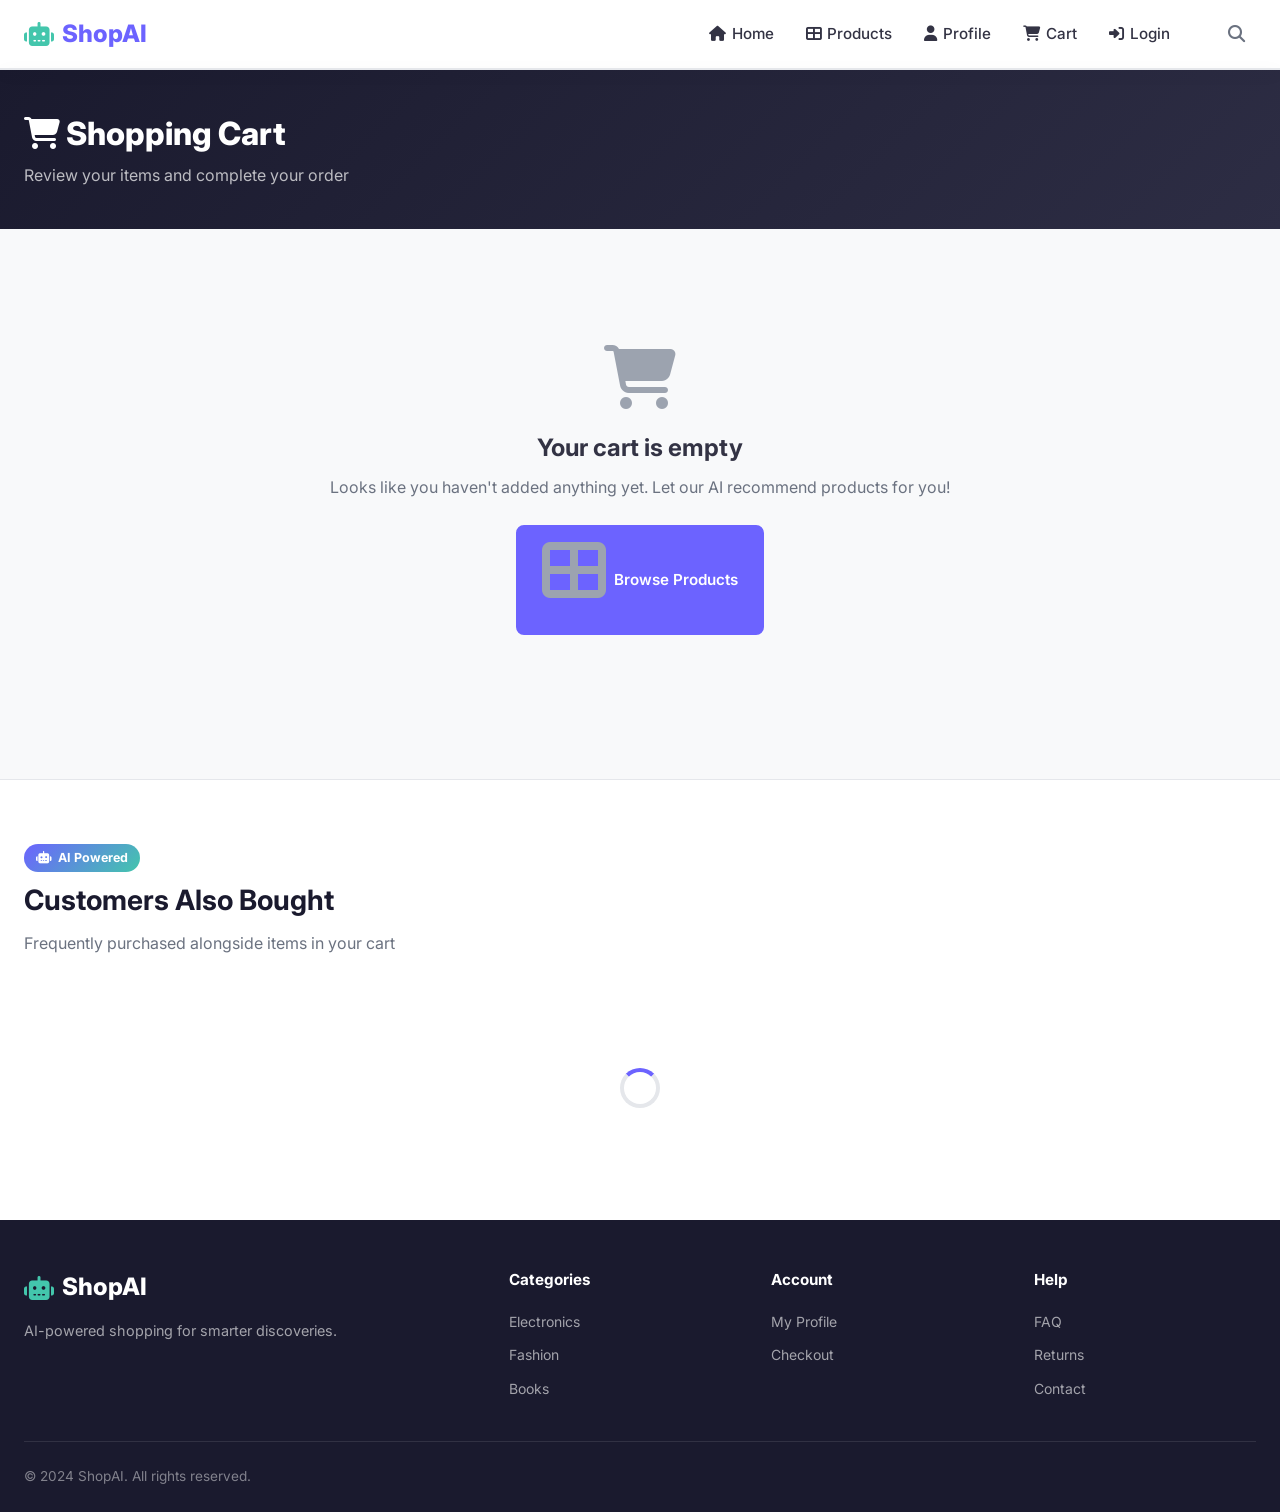
<file: cart.html>
<!DOCTYPE html>
<html lang="en">
<head>
  <meta charset="UTF-8">
  <meta name="viewport" content="width=device-width, initial-scale=1.0">
  <title>Shopping Cart – ShopAI</title>
  <meta name="description" content="Review your cart and proceed to checkout.">
  <link rel="stylesheet" href="https://cdnjs.cloudflare.com/ajax/libs/font-awesome/6.4.0/css/all.min.css">
  <link rel="preconnect" href="https://fonts.googleapis.com">
  <link href="https://fonts.googleapis.com/css2?family=Inter:wght@300;400;500;600;700;800&display=swap" rel="stylesheet">
  <link rel="stylesheet" href="css/style.css">
  <link rel="stylesheet" href="css/components.css">
  <link rel="stylesheet" href="css/responsive.css">
</head>
<body>

  <header id="main-header"></header>

  <div class="page-header">
    <div class="container">
      <h1><i class="fas fa-shopping-cart"></i> Shopping Cart</h1>
      <p>Review your items and complete your order</p>
    </div>
  </div>

  <div class="container" style="padding-top:36px; padding-bottom:64px;">

    <!-- Empty Cart State -->
    <div class="empty-cart-state" id="empty-cart" style="display:none; flex-direction:column; align-items:center; justify-content:center; padding:80px 24px; text-align:center;">
      <i class="fas fa-shopping-cart" style="font-size:4rem; color:var(--text-light); margin-bottom:20px; display:block;"></i>
      <h2 style="font-size:1.5rem; color:var(--text); margin-bottom:8px;">Your cart is empty</h2>
      <p style="color:var(--text-muted); margin-bottom:24px;">Looks like you haven't added anything yet. Let our AI recommend products for you!</p>
      <a href="products.html" class="btn btn-primary"><i class="fas fa-th-large"></i> Browse Products</a>
    </div>

    <!-- Cart with Items -->
    <div class="cart-layout" id="cart-with-items" style="display:none;">

      <!-- Cart Items -->
      <div>
        <div id="cart-items-container"></div>
        <div style="margin-top:20px;">
          <a href="products.html" style="color:var(--primary); font-size:0.9rem; font-weight:600;">
            <i class="fas fa-arrow-left"></i> Continue Shopping
          </a>
        </div>
      </div>

      <!-- Order Summary Sidebar -->
      <div class="cart-sidebar">
        <div class="order-summary">
          <h3>Order Summary</h3>
          <div class="summary-row">
            <span class="summary-label">Subtotal</span>
            <span id="summary-subtotal">$0.00</span>
          </div>
          <div class="summary-row" id="discount-row" style="display:none; color:var(--success);">
            <span class="summary-label">Discount <span id="discount-label" class="summary-discount-label"></span></span>
            <span id="summary-discount">-$0.00</span>
          </div>
          <div class="summary-row">
            <span class="summary-label">Tax (10%)</span>
            <span id="summary-tax">$0.00</span>
          </div>
          <div class="summary-row">
            <span class="summary-label">Shipping</span>
            <span id="summary-shipping">$0.00</span>
          </div>
          <div class="summary-row summary-total">
            <span>Total</span>
            <span id="summary-total">$0.00</span>
          </div>

          <div class="discount-input-row">
            <input type="text" id="discount-input" placeholder="DISCOUNT CODE">
            <button class="btn btn-secondary btn-sm" id="apply-discount-btn">Apply</button>
          </div>

          <div class="checkout-btn-wrapper">
            <a href="checkout.html" class="btn btn-primary btn-block btn-lg">
              <i class="fas fa-lock"></i> Proceed to Checkout
            </a>
          </div>

          <p class="shipping-note"><i class="fas fa-truck"></i> Free shipping on orders over $100!</p>

          <div style="margin-top:16px; display:flex; justify-content:center; gap:16px; opacity:0.5;">
            <i class="fab fa-cc-visa fa-2x"></i>
            <i class="fab fa-cc-mastercard fa-2x"></i>
            <i class="fab fa-cc-paypal fa-2x"></i>
            <i class="fab fa-cc-amex fa-2x"></i>
          </div>
        </div>
      </div>
    </div>
  </div>

  <!-- Customers Also Bought (AI) -->
  <section class="section" style="background:#fff; border-top:1px solid var(--border);">
    <div class="container">
      <div class="section-header">
        <div>
          <div class="ai-section-tag"><i class="fas fa-robot"></i> AI Powered</div>
          <h2 class="section-title">Customers Also Bought</h2>
          <p class="section-subtitle">Frequently purchased alongside items in your cart</p>
        </div>
      </div>
      <div class="products-grid" id="also-bought-grid">
        <div class="spinner-overlay" style="grid-column:1/-1"><div class="spinner"></div></div>
      </div>
    </div>
  </section>

  <!-- Footer -->
  <footer>
    <div class="container">
      <div class="footer-grid">
        <div class="footer-brand">
          <a href="index.html" class="logo"><i class="fas fa-robot"></i> ShopAI</a>
          <p>AI-powered shopping for smarter discoveries.</p>
        </div>
        <div class="footer-col">
          <h4>Categories</h4>
          <ul>
            <li><a href="products.html?category=Electronics">Electronics</a></li>
            <li><a href="products.html?category=Fashion">Fashion</a></li>
            <li><a href="products.html?category=Books">Books</a></li>
          </ul>
        </div>
        <div class="footer-col">
          <h4>Account</h4>
          <ul>
            <li><a href="profile.html">My Profile</a></li>
            <li><a href="checkout.html">Checkout</a></li>
          </ul>
        </div>
        <div class="footer-col">
          <h4>Help</h4>
          <ul>
            <li><a href="#">FAQ</a></li>
            <li><a href="#">Returns</a></li>
            <li><a href="#">Contact</a></li>
          </ul>
        </div>
      </div>
      <div class="footer-bottom">
        <span>&copy; 2024 ShopAI. All rights reserved.</span>
      </div>
    </div>
  </footer>

  <script src="js/products-data.js"></script>
  <script src="js/utils.js"></script>
  <script src="js/user-tracking.js"></script>
  <script src="js/recommendation-engine.js"></script>
  <script src="js/cart-manager.js"></script>
  <script src="js/main.js"></script>
</body>
</html>
</file>
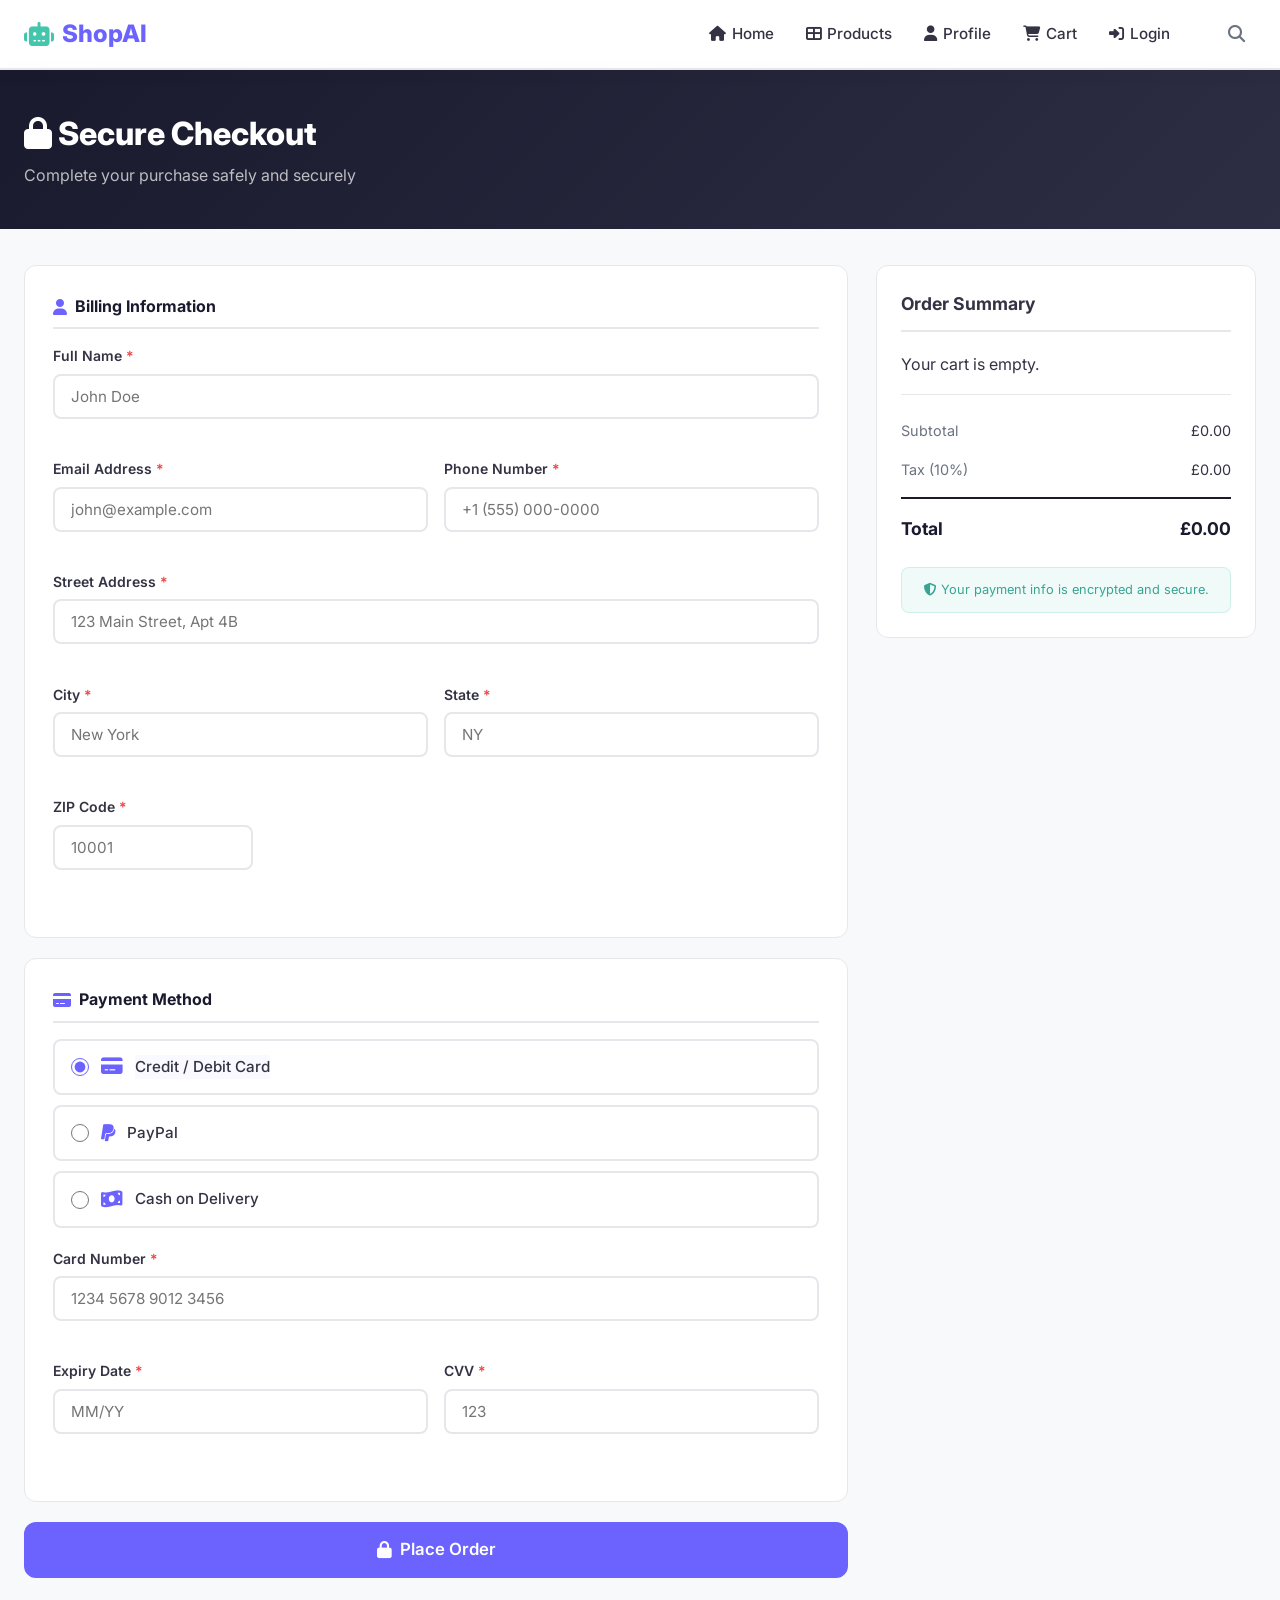
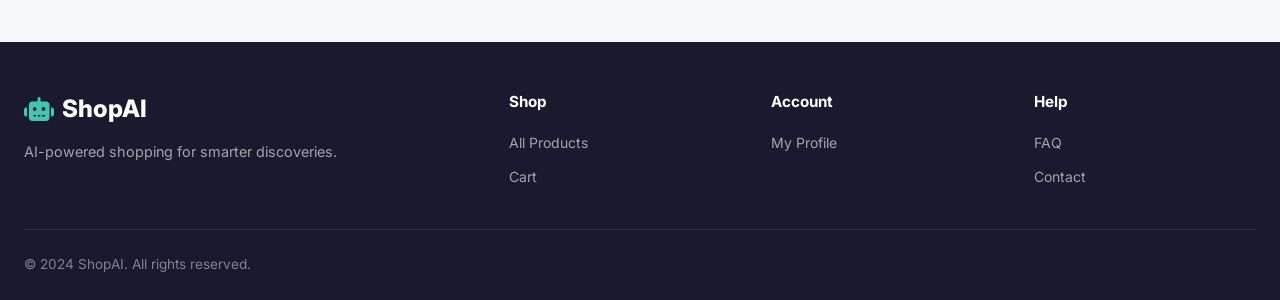
<file: checkout.html>
<!DOCTYPE html>
<html lang="en">
<head>
  <meta charset="UTF-8">
  <meta name="viewport" content="width=device-width, initial-scale=1.0">
  <title>Checkout – ShopAI</title>
  <meta name="description" content="Securely complete your purchase.">
  <link rel="stylesheet" href="https://cdnjs.cloudflare.com/ajax/libs/font-awesome/6.4.0/css/all.min.css">
  <link rel="preconnect" href="https://fonts.googleapis.com">
  <link href="https://fonts.googleapis.com/css2?family=Inter:wght@300;400;500;600;700;800&display=swap" rel="stylesheet">
  <link rel="stylesheet" href="css/style.css">
  <link rel="stylesheet" href="css/components.css">
  <link rel="stylesheet" href="css/responsive.css">
</head>
<body>

  <header id="main-header"></header>

  <div class="page-header">
    <div class="container">
      <h1><i class="fas fa-lock"></i> Secure Checkout</h1>
      <p>Complete your purchase safely and securely</p>
    </div>
  </div>

  <div class="container" style="padding-top:36px; padding-bottom:64px;">
    <div class="checkout-layout" style="display:grid; grid-template-columns:1fr 380px; gap:28px; align-items:start;">

      <!-- Checkout Form -->
      <div>
        <form id="checkout-form" novalidate>

          <!-- Billing Info -->
          <div style="background:#fff; border:1px solid var(--border); border-radius:var(--radius); padding:28px; margin-bottom:20px;">
            <div class="form-section-title"><i class="fas fa-user"></i> Billing Information</div>

            <div class="form-group">
              <label class="form-label" for="co-name">Full Name <span class="required">*</span></label>
              <input type="text" id="co-name" class="form-input" placeholder="John Doe" autocomplete="name">
              <span class="form-error" id="co-name-error"></span>
            </div>

            <div class="form-row">
              <div class="form-group">
                <label class="form-label" for="co-email">Email Address <span class="required">*</span></label>
                <input type="email" id="co-email" class="form-input" placeholder="john@example.com" autocomplete="email">
                <span class="form-error" id="co-email-error"></span>
              </div>
              <div class="form-group">
                <label class="form-label" for="co-phone">Phone Number <span class="required">*</span></label>
                <input type="tel" id="co-phone" class="form-input" placeholder="+1 (555) 000-0000" autocomplete="tel">
                <span class="form-error" id="co-phone-error"></span>
              </div>
            </div>

            <div class="form-group">
              <label class="form-label" for="co-address">Street Address <span class="required">*</span></label>
              <input type="text" id="co-address" class="form-input" placeholder="123 Main Street, Apt 4B" autocomplete="street-address">
              <span class="form-error" id="co-address-error"></span>
            </div>

            <div class="form-row">
              <div class="form-group">
                <label class="form-label" for="co-city">City <span class="required">*</span></label>
                <input type="text" id="co-city" class="form-input" placeholder="New York" autocomplete="address-level2">
                <span class="form-error" id="co-city-error"></span>
              </div>
              <div class="form-group">
                <label class="form-label" for="co-state">State <span class="required">*</span></label>
                <input type="text" id="co-state" class="form-input" placeholder="NY" autocomplete="address-level1">
                <span class="form-error" id="co-state-error"></span>
              </div>
            </div>

            <div class="form-group" style="max-width:200px;">
              <label class="form-label" for="co-zip">ZIP Code <span class="required">*</span></label>
              <input type="text" id="co-zip" class="form-input" placeholder="10001" autocomplete="postal-code">
              <span class="form-error" id="co-zip-error"></span>
            </div>
          </div>

          <!-- Payment Method -->
          <div style="background:#fff; border:1px solid var(--border); border-radius:var(--radius); padding:28px; margin-bottom:20px;">
            <div class="form-section-title"><i class="fas fa-credit-card"></i> Payment Method</div>

            <label class="payment-option">
              <input type="radio" name="payment" value="card" checked aria-label="Pay with Credit or Debit Card">
              <i class="fas fa-credit-card"></i>
              <span class="payment-label">Credit / Debit Card</span>
            </label>
            <label class="payment-option">
              <input type="radio" name="payment" value="paypal" aria-label="Pay with PayPal">
              <i class="fab fa-paypal"></i>
              <span class="payment-label">PayPal</span>
            </label>
            <label class="payment-option">
              <input type="radio" name="payment" value="cod" aria-label="Pay with Cash on Delivery">
              <i class="fas fa-money-bill-wave"></i>
              <span class="payment-label">Cash on Delivery</span>
            </label>

            <!-- Card Fields -->
            <div id="card-fields" style="margin-top:20px;">
              <div class="form-group">
                <label class="form-label" for="co-card-number">Card Number <span class="required">*</span></label>
                <input type="text" id="co-card-number" class="form-input" placeholder="1234 5678 9012 3456" maxlength="19" autocomplete="cc-number">
                <span class="form-error" id="co-card-number-error"></span>
              </div>
              <div class="form-row">
                <div class="form-group">
                  <label class="form-label" for="co-card-expiry">Expiry Date <span class="required">*</span></label>
                  <input type="text" id="co-card-expiry" class="form-input" placeholder="MM/YY" maxlength="5" autocomplete="cc-exp">
                  <span class="form-error" id="co-card-expiry-error"></span>
                </div>
                <div class="form-group">
                  <label class="form-label" for="co-card-cvv">CVV <span class="required">*</span></label>
                  <input type="text" id="co-card-cvv" class="form-input" placeholder="123" maxlength="4" autocomplete="cc-csc">
                  <span class="form-error" id="co-card-cvv-error"></span>
                </div>
              </div>
            </div>
          </div>

          <button type="submit" class="btn btn-primary btn-block btn-lg">
            <i class="fas fa-lock"></i> Place Order
          </button>
        </form>
      </div>

      <!-- Order Summary -->
      <div>
        <div class="order-summary">
          <h3>Order Summary</h3>
          <div id="checkout-items-list"></div>
          <div style="margin-top:16px; border-top:1px solid var(--border); padding-top:16px;">
            <div class="summary-row">
              <span class="summary-label">Subtotal</span>
              <span id="co-subtotal">$0.00</span>
            </div>
            <div class="summary-row">
              <span class="summary-label">Tax (10%)</span>
              <span id="co-tax">$0.00</span>
            </div>
            <div class="summary-row summary-total">
              <span>Total</span>
              <span id="co-total">$0.00</span>
            </div>
          </div>
          <div style="margin-top:16px; padding:12px; background:rgba(67,198,172,0.08); border-radius:var(--radius-sm); border:1px solid rgba(67,198,172,0.2);">
            <p style="font-size:0.8rem; color:var(--accent-dark); text-align:center;"><i class="fas fa-shield-alt"></i> Your payment info is encrypted and secure.</p>
          </div>
        </div>
      </div>
    </div>
  </div>

  <!-- Order Success Modal -->
  <div class="modal-backdrop" id="order-success-modal">
    <div class="modal">
      <div class="modal-icon"><i class="fas fa-check"></i></div>
      <h2>Order Placed!</h2>
      <p>Thank you for your purchase. Your order has been confirmed and will be shipped soon.</p>
      <p>Your order number:</p>
      <div class="order-number-display" id="order-number">ORD-000000</div>
      <div style="display:flex; gap:12px; justify-content:center; margin-top:20px; flex-wrap:wrap;">
        <a href="profile.html" class="btn btn-secondary"><i class="fas fa-list"></i> View Orders</a>
        <a href="index.html" class="btn btn-primary"><i class="fas fa-home"></i> Continue Shopping</a>
      </div>
    </div>
  </div>

  <!-- Footer -->
  <footer>
    <div class="container">
      <div class="footer-grid">
        <div class="footer-brand">
          <a href="index.html" class="logo"><i class="fas fa-robot"></i> ShopAI</a>
          <p>AI-powered shopping for smarter discoveries.</p>
        </div>
        <div class="footer-col">
          <h4>Shop</h4>
          <ul>
            <li><a href="products.html">All Products</a></li>
            <li><a href="cart.html">Cart</a></li>
          </ul>
        </div>
        <div class="footer-col">
          <h4>Account</h4>
          <ul>
            <li><a href="profile.html">My Profile</a></li>
          </ul>
        </div>
        <div class="footer-col">
          <h4>Help</h4>
          <ul>
            <li><a href="#">FAQ</a></li>
            <li><a href="#">Contact</a></li>
          </ul>
        </div>
      </div>
      <div class="footer-bottom">
        <span>&copy; 2024 ShopAI. All rights reserved.</span>
      </div>
    </div>
  </footer>

  <script src="js/products-data.js"></script>
  <script src="js/utils.js"></script>
  <script src="js/user-tracking.js"></script>
  <script src="js/recommendation-engine.js"></script>
  <script src="js/cart-manager.js"></script>
  <script src="js/main.js"></script>
  <script>
    // Card number formatting
    document.addEventListener('DOMContentLoaded', function() {
      var cardInput = document.getElementById('co-card-number');
      if (cardInput) {
        cardInput.addEventListener('input', function() {
          var v = this.value.replace(/\D/g, '').substring(0, 16);
          this.value = v.replace(/(.{4})/g, '$1 ').trim();
        });
      }
      var expiryInput = document.getElementById('co-card-expiry');
      if (expiryInput) {
        expiryInput.addEventListener('input', function() {
          var v = this.value.replace(/\D/g, '').substring(0, 4);
          if (v.length >= 2) v = v.substring(0, 2) + '/' + v.substring(2);
          this.value = v;
        });
      }
      // Payment method toggle for card fields
      document.querySelectorAll('input[name="payment"]').forEach(function(radio) {
        radio.addEventListener('change', function() {
          var cardFields = document.getElementById('card-fields');
          if (cardFields) cardFields.style.display = radio.value === 'card' ? 'block' : 'none';
        });
      });
      // Modal close on backdrop click
      var modal = document.getElementById('order-success-modal');
      if (modal) {
        modal.addEventListener('click', function(e) {
          if (e.target === modal) {

          }
        });
      }
    });
  </script>
</body>
</html>
</file>
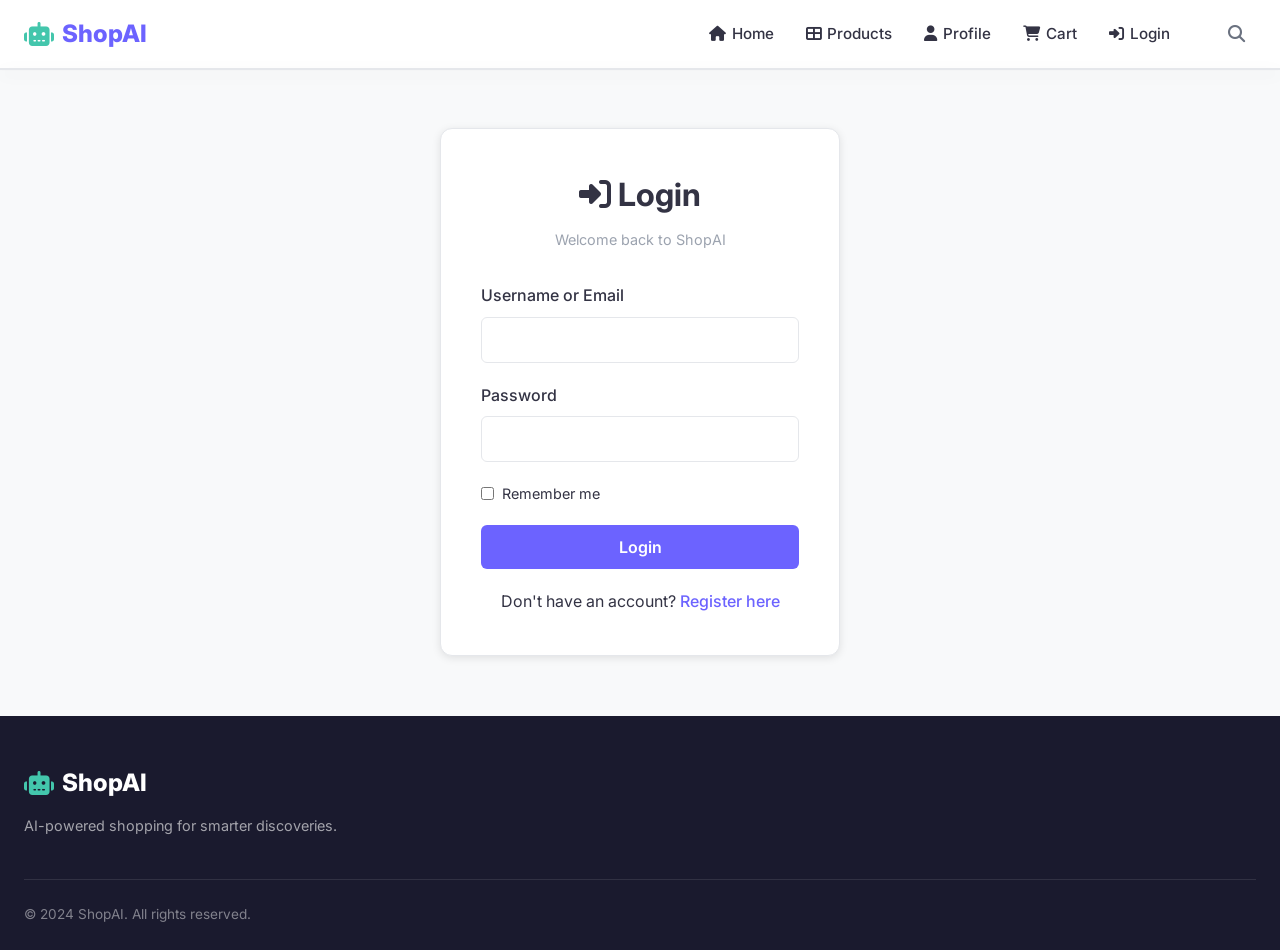
<file: login.html>
<!DOCTYPE html>
<html lang="en">
<head>
  <meta charset="UTF-8">
  <meta name="viewport" content="width=device-width, initial-scale=1.0">
  <title>Login – ShopAI</title>
  <link rel="stylesheet" href="https://cdnjs.cloudflare.com/ajax/libs/font-awesome/6.4.0/css/all.min.css">
  <link rel="preconnect" href="https://fonts.googleapis.com">
  <link href="https://fonts.googleapis.com/css2?family=Inter:wght@300;400;500;600;700;800&display=swap" rel="stylesheet">
  <link rel="stylesheet" href="css/style.css">
  <link rel="stylesheet" href="css/components.css">
  <link rel="stylesheet" href="css/responsive.css">
  <style>
    .auth-container {
      max-width: 400px;
      margin: 60px auto;
      padding: 40px;
      background: #fff;
      border: 1px solid var(--border);
      border-radius: var(--radius);
      box-shadow: 0 2px 8px rgba(0, 0, 0, 0.1);
    }

    .auth-container h1 {
      margin-bottom: 8px;
      text-align: center;
      color: var(--text-dark);
    }

    .auth-container p {
      text-align: center;
      color: var(--text-light);
      margin-bottom: 32px;
      font-size: 0.9rem;
    }

    .form-group {
      margin-bottom: 20px;
    }

    .form-group label {
      display: block;
      margin-bottom: 8px;
      font-weight: 500;
      color: var(--text-dark);
    }

    .form-group input {
      width: 100%;
      padding: 12px 16px;
      border: 1px solid var(--border);
      border-radius: 6px;
      font-size: 1rem;
      font-family: inherit;
      transition: border-color 0.3s;
      box-sizing: border-box;
    }

    .form-group input:focus {
      outline: none;
      border-color: var(--primary);
      box-shadow: 0 0 0 3px rgba(59, 130, 246, 0.1);
    }

    .error-message {
      color: #e74c3c;
      font-size: 0.85rem;
      margin-top: 4px;
      display: none;
    }

    .error-message.show {
      display: block;
    }

    .auth-button {
      width: 100%;
      padding: 12px;
      background: var(--primary);
      color: white;
      border: none;
      border-radius: 6px;
      font-size: 1rem;
      font-weight: 600;
      cursor: pointer;
      transition: background 0.3s;
    }

    .auth-button:hover {
      background: #2563eb;
    }

    .auth-button:disabled {
      background: var(--text-light);
      cursor: not-allowed;
    }

    .auth-link {
      text-align: center;
      margin-top: 20px;
    }

    .auth-link a {
      color: var(--primary);
      text-decoration: none;
      font-weight: 500;
    }

    .auth-link a:hover {
      text-decoration: underline;
    }

    /* Success & Error Messages */
    .message-box {
      padding: 14px 16px;
      border-radius: 6px;
      margin-bottom: 20px;
      display: none;
      font-weight: 500;
      animation: slideDown 0.3s ease;
    }

    .message-box.show {
      display: block;
    }

    .message-box.success {
      background: #d4edda;
      color: #155724;
      border: 1px solid #c3e6cb;
    }

    .message-box.error {
      background: #f8d7da;
      color: #721c24;
      border: 1px solid #f5c6cb;
    }

    @keyframes slideDown {
      from {
        opacity: 0;
        transform: translateY(-10px);
      }
      to {
        opacity: 1;
        transform: translateY(0);
      }
    }

    .remember-me {
      display: flex;
      align-items: center;
      margin-bottom: 20px;
    }

    .remember-me input {
      margin-right: 8px;
      cursor: pointer;
    }

    .remember-me label {
      margin: 0;
      cursor: pointer;
      font-size: 0.9rem;
    }
  </style>
</head>
<body>
  <header id="main-header"></header>

  <div class="auth-container">
    <h1><i class="fas fa-sign-in-alt"></i> Login</h1>
    <p>Welcome back to ShopAI</p>

    <div class="message-box" id="message-box"></div>

    <form id="loginForm">
      <div class="form-group">
        <label for="loginUser">Username or Email</label>
        <input type="text" id="loginUser" name="loginUser" required>
        <div class="error-message" id="user-error"></div>
      </div>

      <div class="form-group">
        <label for="loginPass">Password</label>
        <input type="password" id="loginPass" name="loginPass" required>
        <div class="error-message" id="pass-error"></div>
      </div>

      <div class="remember-me">
        <input type="checkbox" id="rememberMe" name="rememberMe">
        <label for="rememberMe">Remember me</label>
      </div>

      <button type="submit" class="auth-button" id="login-btn">Login</button>
    </form>

    <div class="auth-link">
      Don't have an account? <a href="register.html">Register here</a>
    </div>
  </div>

  <footer>
    <div class="container">
      <div class="footer-grid">
        <div class="footer-brand">
          <a href="index.html" class="logo"><i class="fas fa-robot"></i> ShopAI</a>
          <p>AI-powered shopping for smarter discoveries.</p>
        </div>
      </div>
      <div class="footer-bottom">
        <span>&copy; 2024 ShopAI. All rights reserved.</span>
      </div>
    </div>
  </footer>

  <script src="js/auth.js"></script>
  <script src="js/main.js"></script>
  <script>
    // This code runs the login form logic
    // The actual login logic is in auth.js, we just show messages here
  </script>
</body>
</html>
</file>
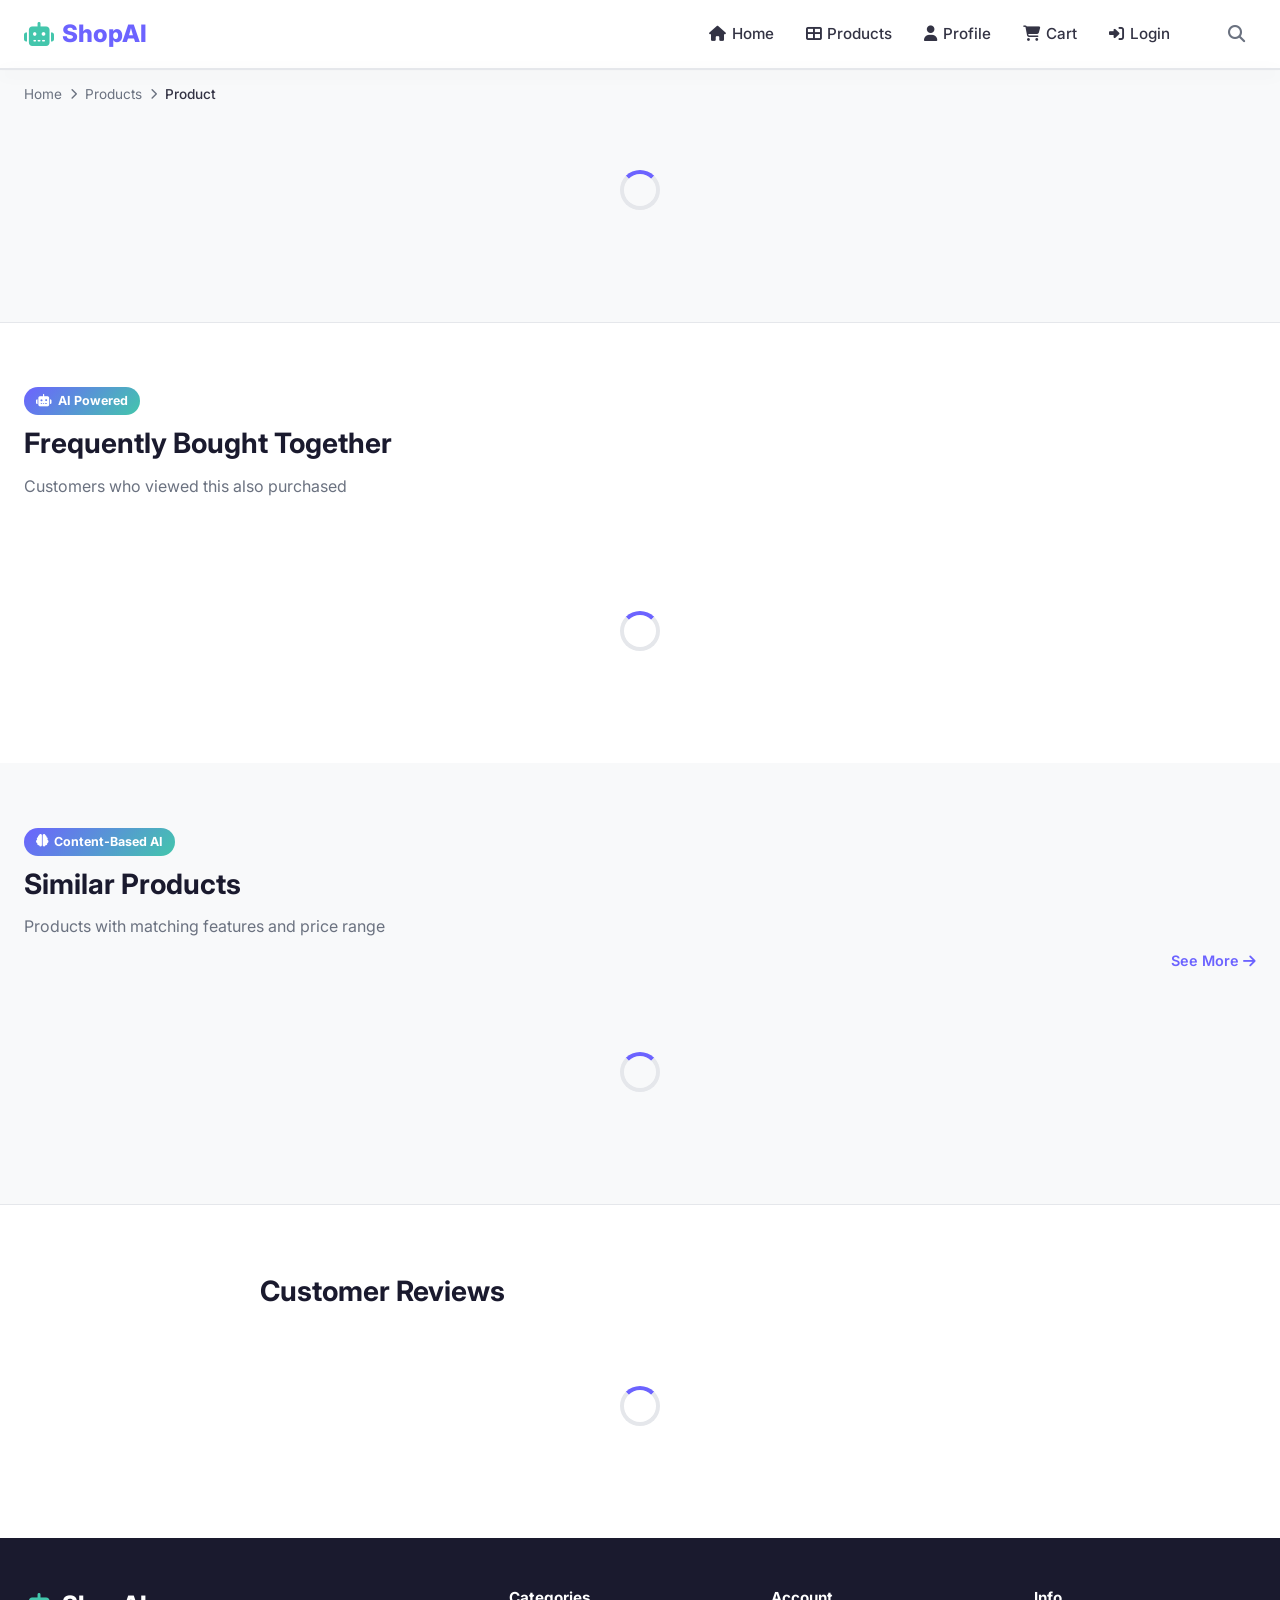
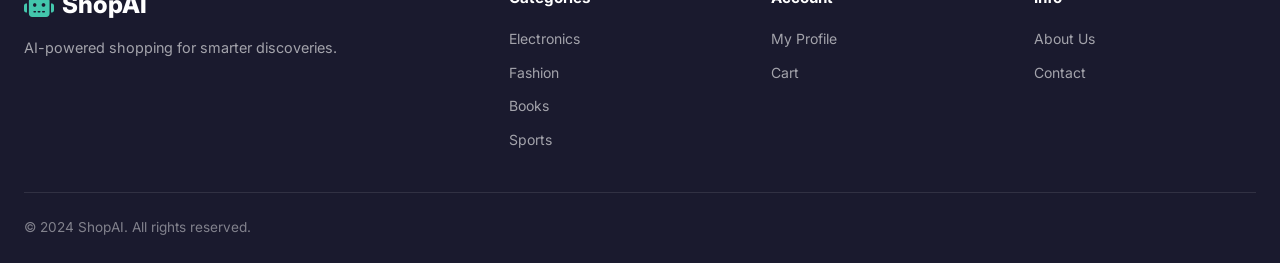
<file: product_detail.html>
<!DOCTYPE html>
<html lang="en">
<head>
  <meta charset="UTF-8">
  <meta name="viewport" content="width=device-width, initial-scale=1.0">
  <title>Product Detail – ShopAI</title>
  <meta name="description" content="View detailed product information with AI-powered recommendations.">
  <link rel="stylesheet" href="https://cdnjs.cloudflare.com/ajax/libs/font-awesome/6.4.0/css/all.min.css">
  <link rel="preconnect" href="https://fonts.googleapis.com">
  <link href="https://fonts.googleapis.com/css2?family=Inter:wght@300;400;500;600;700;800&display=swap" rel="stylesheet">
  <link rel="stylesheet" href="css/style.css">
  <link rel="stylesheet" href="css/components.css">
  <link rel="stylesheet" href="css/responsive.css">
</head>
<body>

  <header id="main-header"></header>

  <div class="container">
    <!-- Breadcrumb -->
    <nav class="breadcrumb" id="product-breadcrumb" aria-label="Breadcrumb">
      <a href="index.html">Home</a>
      <i class="fas fa-chevron-right"></i>
      <a href="products.html">Products</a>
      <i class="fas fa-chevron-right"></i>
      <span>Product</span>
    </nav>
  </div>

  <!-- Product Detail -->
  <section class="section" style="padding-top:0;">
    <div class="container">
      <div class="product-detail-container" id="product-detail-container">
        <div class="spinner-overlay" style="grid-column:1/-1"><div class="spinner"></div></div>
      </div>
    </div>
  </section>

  <!-- Frequently Bought Together (AI) -->
  <section class="section" style="background:#fff; border-top:1px solid var(--border);">
    <div class="container">
      <div class="section-header">
        <div>
          <div class="ai-section-tag"><i class="fas fa-robot"></i> AI Powered</div>
          <h2 class="section-title">Frequently Bought Together</h2>
          <p class="section-subtitle">Customers who viewed this also purchased</p>
        </div>
      </div>
      <div class="products-grid" id="bought-together-grid">
        <div class="spinner-overlay" style="grid-column:1/-1"><div class="spinner"></div></div>
      </div>
    </div>
  </section>

  <!-- Similar Products -->
  <section class="section">
    <div class="container">
      <div class="section-header">
        <div>
          <div class="ai-section-tag"><i class="fas fa-brain"></i> Content-Based AI</div>
          <h2 class="section-title">Similar Products</h2>
          <p class="section-subtitle">Products with matching features and price range</p>
        </div>
        <a href="products.html" class="view-all-link">See More <i class="fas fa-arrow-right"></i></a>
      </div>
      <div class="products-grid" id="similar-products-grid">
        <div class="spinner-overlay" style="grid-column:1/-1"><div class="spinner"></div></div>
      </div>
    </div>
  </section>

  <!-- Customer Reviews -->
  <section class="section" style="background:#fff; border-top:1px solid var(--border);">
    <div class="container">
      <div style="max-width:760px; margin:0 auto;">
        <h2 class="section-title" style="margin-bottom:24px;">Customer Reviews</h2>
        <div id="reviews-container">
          <div class="spinner-overlay"><div class="spinner"></div></div>
        </div>
      </div>
    </div>
  </section>

  <!-- Footer -->
  <footer>
    <div class="container">
      <div class="footer-grid">
        <div class="footer-brand">
          <a href="index.html" class="logo"><i class="fas fa-robot"></i> ShopAI</a>
          <p>AI-powered shopping for smarter discoveries.</p>
        </div>
        <div class="footer-col">
          <h4>Categories</h4>
          <ul>
            <li><a href="products.html?category=Electronics">Electronics</a></li>
            <li><a href="products.html?category=Fashion">Fashion</a></li>
            <li><a href="products.html?category=Books">Books</a></li>
            <li><a href="products.html?category=Sports">Sports</a></li>
          </ul>
        </div>
        <div class="footer-col">
          <h4>Account</h4>
          <ul>
            <li><a href="profile.html">My Profile</a></li>
            <li><a href="cart.html">Cart</a></li>
          </ul>
        </div>
        <div class="footer-col">
          <h4>Info</h4>
          <ul>
            <li><a href="#">About Us</a></li>
            <li><a href="#">Contact</a></li>
          </ul>
        </div>
      </div>
      <div class="footer-bottom">
        <span>&copy; 2024 ShopAI. All rights reserved.</span>
      </div>
    </div>
  </footer>

  <script src="js/products-data.js"></script>
  <script src="js/utils.js"></script>
  <script src="js/user-tracking.js"></script>
  <script src="js/recommendation-engine.js"></script>
  <script src="js/cart-manager.js"></script>
  <script src="js/main.js"></script>
</body>
</html>
</file>
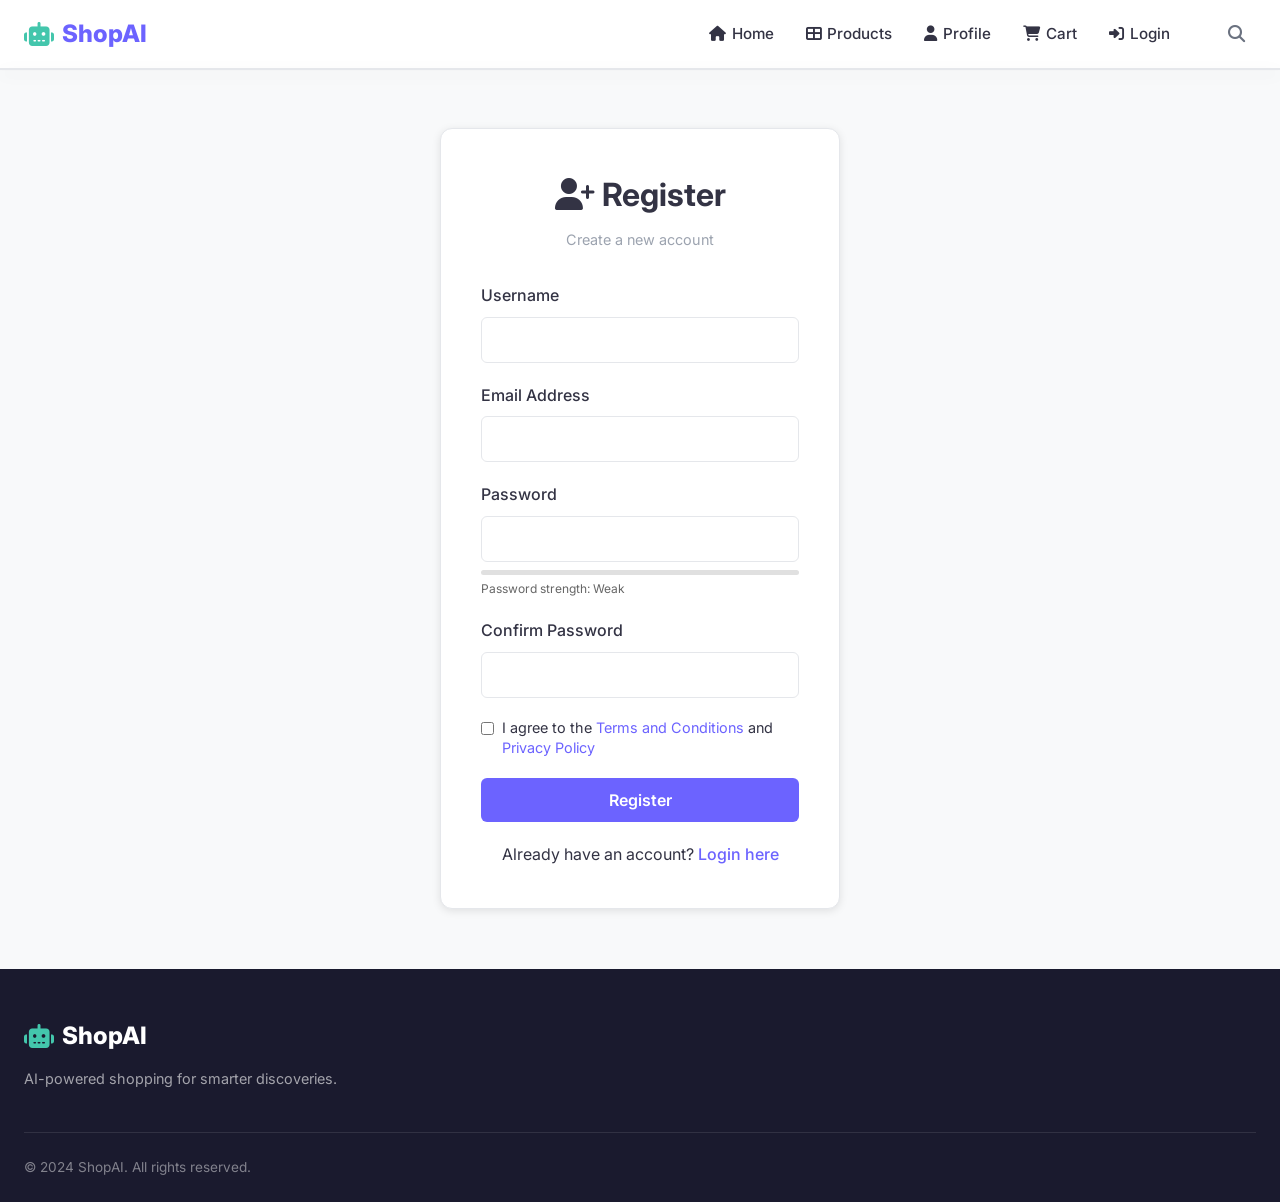
<file: register.html>
<!DOCTYPE html>
<html lang="en">
<head>
  <meta charset="UTF-8">
  <meta name="viewport" content="width=device-width, initial-scale=1.0">
  <title>Register – ShopAI</title>
  <link rel="stylesheet" href="https://cdnjs.cloudflare.com/ajax/libs/font-awesome/6.4.0/css/all.min.css">
  <link rel="preconnect" href="https://fonts.googleapis.com">
  <link href="https://fonts.googleapis.com/css2?family=Inter:wght@300;400;500;600;700;800&display=swap" rel="stylesheet">
  <link rel="stylesheet" href="css/style.css">
  <link rel="stylesheet" href="css/components.css">
  <link rel="stylesheet" href="css/responsive.css">
  <style>
    .auth-container {
      max-width: 400px;
      margin: 60px auto;
      padding: 40px;
      background: #fff;
      border: 1px solid var(--border);
      border-radius: var(--radius);
      box-shadow: 0 2px 8px rgba(0, 0, 0, 0.1);
    }

    .auth-container h1 {
      margin-bottom: 8px;
      text-align: center;
      color: var(--text-dark);
    }

    .auth-container p {
      text-align: center;
      color: var(--text-light);
      margin-bottom: 32px;
      font-size: 0.9rem;
    }

    .form-group {
      margin-bottom: 20px;
    }

    .form-group label {
      display: block;
      margin-bottom: 8px;
      font-weight: 500;
      color: var(--text-dark);
    }

    .form-group input {
      width: 100%;
      padding: 12px 16px;
      border: 1px solid var(--border);
      border-radius: 6px;
      font-size: 1rem;
      font-family: inherit;
      transition: border-color 0.3s;
      box-sizing: border-box;
    }

    .form-group input:focus {
      outline: none;
      border-color: var(--primary);
      box-shadow: 0 0 0 3px rgba(59, 130, 246, 0.1);
    }

    .error-message {
      color: #e74c3c;
      font-size: 0.85rem;
      margin-top: 4px;
      display: none;
    }

    .error-message.show {
      display: block;
    }

    .auth-button {
      width: 100%;
      padding: 12px;
      background: var(--primary);
      color: white;
      border: none;
      border-radius: 6px;
      font-size: 1rem;
      font-weight: 600;
      cursor: pointer;
      transition: background 0.3s;
    }

    .auth-button:hover {
      background: #2563eb;
    }

    .auth-button:disabled {
      background: var(--text-light);
      cursor: not-allowed;
    }

    .auth-link {
      text-align: center;
      margin-top: 20px;
    }

    .auth-link a {
      color: var(--primary);
      text-decoration: none;
      font-weight: 500;
    }

    .auth-link a:hover {
      text-decoration: underline;
    }

    /* Success & Error Messages */
    .message-box {
      padding: 14px 16px;
      border-radius: 6px;
      margin-bottom: 20px;
      display: none;
      font-weight: 500;
      animation: slideDown 0.3s ease;
    }

    .message-box.show {
      display: block;
    }

    .message-box.success {
      background: #d4edda;
      color: #155724;
      border: 1px solid #c3e6cb;
    }

    .message-box.error {
      background: #f8d7da;
      color: #721c24;
      border: 1px solid #f5c6cb;
    }

    @keyframes slideDown {
      from {
        opacity: 0;
        transform: translateY(-10px);
      }
      to {
        opacity: 1;
        transform: translateY(0);
      }
    }

    /* Password Strength Meter */
    .strength-meter {
      margin-top: 8px;
      height: 5px;
      background: #e0e0e0;
      border-radius: 3px;
      overflow: hidden;
    }

    .strength-bar {
      height: 100%;
      width: 0%;
      transition: width 0.3s, background-color 0.3s;
    }

    .strength-text {
      font-size: 0.75rem;
      margin-top: 4px;
      color: #666;
    }

    .terms-checkbox {
      display: flex;
      align-items: flex-start;
      margin-bottom: 20px;
    }

    .terms-checkbox input {
      margin-right: 8px;
      margin-top: 4px;
      cursor: pointer;
      width: auto;
    }

    .terms-checkbox label {
      margin: 0;
      cursor: pointer;
      font-size: 0.9rem;
      line-height: 1.4;
    }

    .terms-checkbox label a {
      color: var(--primary);
      text-decoration: none;
    }

    .terms-checkbox label a:hover {
      text-decoration: underline;
    }
  </style>
</head>
<body>
  <header id="main-header"></header>

  <div class="auth-container">
    <h1><i class="fas fa-user-plus"></i> Register</h1>
    <p>Create a new account</p>

    <div class="message-box" id="message-box"></div>

    <form id="registerForm">
      <div class="form-group">
        <label for="regUsername">Username</label>
        <input type="text" id="regUsername" name="regUsername" required>
        <div class="error-message" id="userError"></div>
      </div>

      <div class="form-group">
        <label for="regEmail">Email Address</label>
        <input type="email" id="regEmail" name="regEmail" required>
        <div class="error-message" id="emailError"></div>
      </div>

      <div class="form-group">
        <label for="regPassword">Password</label>
        <input type="password" id="regPassword" name="regPassword" required>
        <div class="strength-meter">
          <div class="strength-bar" id="strengthBar"></div>
        </div>
        <div class="strength-text" id="strengthText">Password strength: Weak</div>
        <div class="error-message" id="pwError"></div>
      </div>

      <div class="form-group">
        <label for="regConfirm">Confirm Password</label>
        <input type="password" id="regConfirm" name="regConfirm" required>
        <div class="error-message" id="confirmError"></div>
      </div>

      <div class="terms-checkbox">
        <input type="checkbox" id="terms" name="terms" required>
        <label for="terms">I agree to the <a href="#">Terms and Conditions</a> and <a href="#">Privacy Policy</a></label>
        <div class="error-message" id="termsError"></div>
      </div>

      <button type="submit" class="auth-button" id="register-btn">Register</button>
    </form>

    <div class="auth-link">
      Already have an account? <a href="login.html">Login here</a>
    </div>
  </div>

  <footer>
    <div class="container">
      <div class="footer-grid">
        <div class="footer-brand">
          <a href="index.html" class="logo"><i class="fas fa-robot"></i> ShopAI</a>
          <p>AI-powered shopping for smarter discoveries.</p>
        </div>
      </div>
      <div class="footer-bottom">
        <span>&copy; 2024 ShopAI. All rights reserved.</span>
      </div>
    </div>
  </footer>

  <script src="js/auth.js"></script>
  <script src="js/main.js"></script>
</body>
</html>
</file>
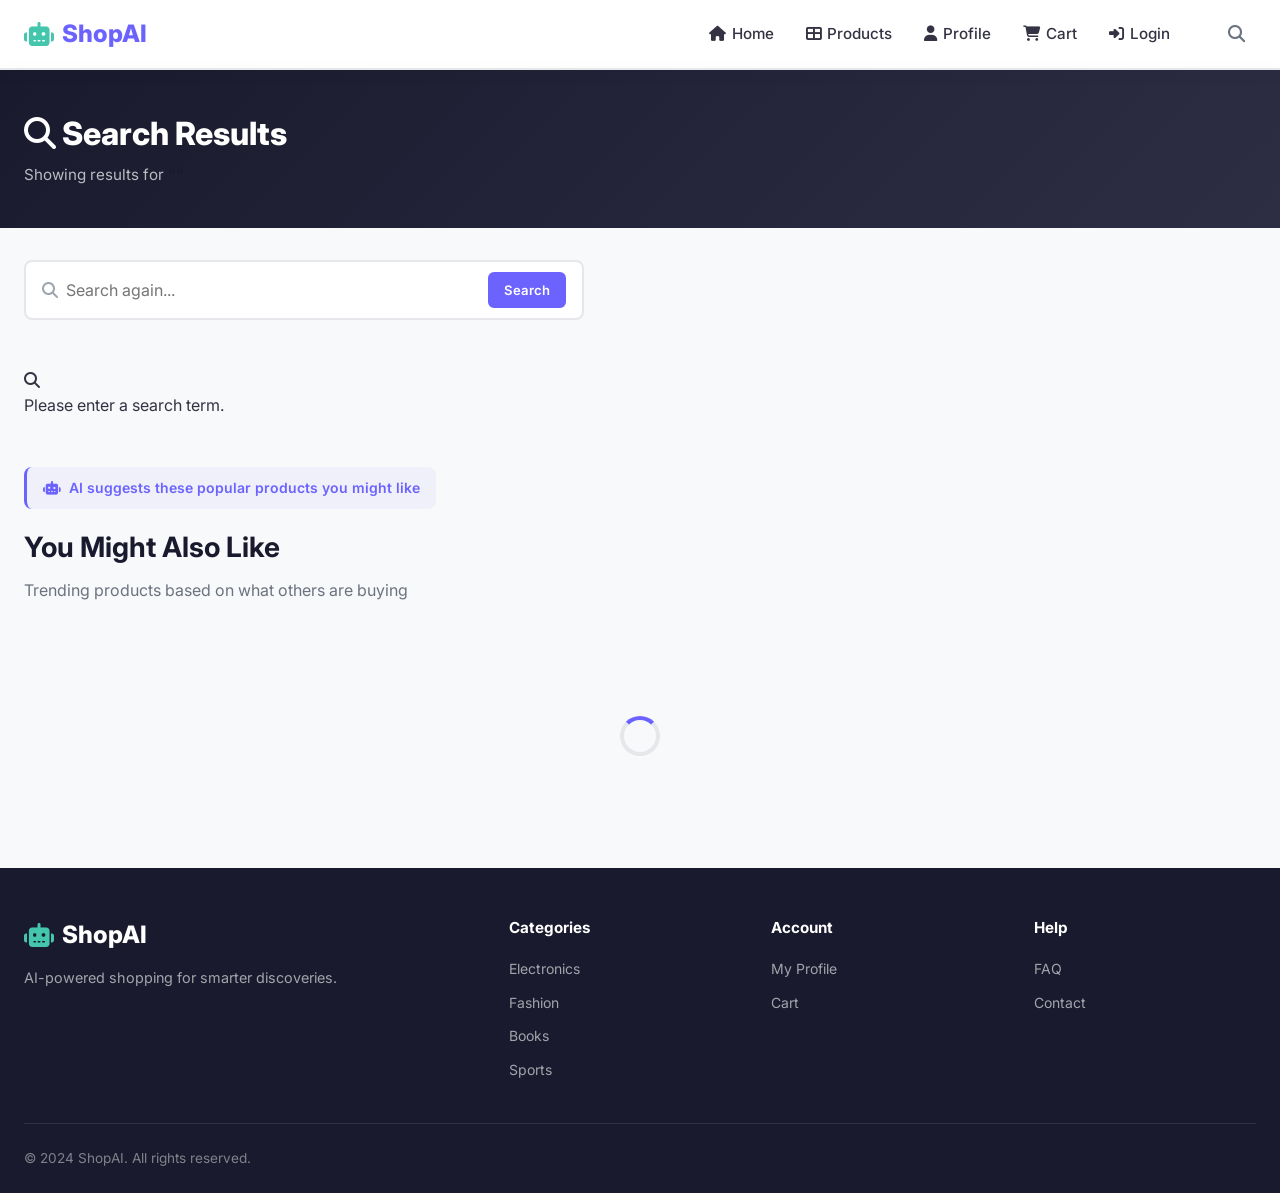
<file: search-results.html>
<!DOCTYPE html>
<html lang="en">
<head>
  <meta charset="UTF-8">
  <meta name="viewport" content="width=device-width, initial-scale=1.0">
  <title>Search Results – ShopAI</title>
  <meta name="description" content="Find products with AI-enhanced search results.">
  <link rel="stylesheet" href="https://cdnjs.cloudflare.com/ajax/libs/font-awesome/6.4.0/css/all.min.css">
  <link rel="preconnect" href="https://fonts.googleapis.com">
  <link href="https://fonts.googleapis.com/css2?family=Inter:wght@300;400;500;600;700;800&display=swap" rel="stylesheet">
  <link rel="stylesheet" href="css/style.css">
  <link rel="stylesheet" href="css/components.css">
  <link rel="stylesheet" href="css/responsive.css">
</head>
<body>

  <header id="main-header"></header>

  <div class="page-header">
    <div class="container">
      <h1><i class="fas fa-search"></i> Search Results</h1>
      <p class="search-query">Showing results for <strong id="search-query-display"></strong></p>
    </div>
  </div>

  <div class="container" style="padding-top:32px; padding-bottom:64px;">

    <!-- Search Bar -->
    <div class="search-page-bar">
      <i class="fas fa-search" style="color:var(--text-light);"></i>
      <input type="text" id="search-page-input" placeholder="Search again...">
      <button class="btn btn-primary btn-sm" onclick="var q=document.getElementById('search-page-input').value.trim(); if(q) window.location.href='search-results.html?q='+encodeURIComponent(q);">
        Search
      </button>
    </div>

    <!-- Results Header -->
    <div class="search-results-header">
      <span id="results-count" style="color:var(--text-muted); font-size:0.9rem;"></span>
    </div>

    <!-- Results Grid -->
    <div class="products-grid" id="search-results-grid">
      <div class="spinner-overlay" style="grid-column:1/-1"><div class="spinner"></div></div>
    </div>

    <!-- AI Suggestions (shown when no results or few results) -->
    <div id="ai-suggestions-section" style="margin-top:48px; display:none;">
      <div class="section-header">
        <div>
          <div class="ai-suggestions-label">
            <i class="fas fa-robot"></i> AI suggests these popular products you might like
          </div>
          <h2 class="section-title">You Might Also Like</h2>
          <p class="section-subtitle">Trending products based on what others are buying</p>
        </div>
      </div>
      <div class="products-grid" id="ai-suggestions-grid">
        <div class="spinner-overlay" style="grid-column:1/-1"><div class="spinner"></div></div>
      </div>
    </div>

  </div>

  <!-- Footer -->
  <footer>
    <div class="container">
      <div class="footer-grid">
        <div class="footer-brand">
          <a href="index.html" class="logo"><i class="fas fa-robot"></i> ShopAI</a>
          <p>AI-powered shopping for smarter discoveries.</p>
        </div>
        <div class="footer-col">
          <h4>Categories</h4>
          <ul>
            <li><a href="products.html?category=Electronics">Electronics</a></li>
            <li><a href="products.html?category=Fashion">Fashion</a></li>
            <li><a href="products.html?category=Books">Books</a></li>
            <li><a href="products.html?category=Sports">Sports</a></li>
          </ul>
        </div>
        <div class="footer-col">
          <h4>Account</h4>
          <ul>
            <li><a href="profile.html">My Profile</a></li>
            <li><a href="cart.html">Cart</a></li>
          </ul>
        </div>
        <div class="footer-col">
          <h4>Help</h4>
          <ul>
            <li><a href="#">FAQ</a></li>
            <li><a href="#">Contact</a></li>
          </ul>
        </div>
      </div>
      <div class="footer-bottom">
        <span>&copy; 2024 ShopAI. All rights reserved.</span>
      </div>
    </div>
  </footer>

  <script src="js/products-data.js"></script>
  <script src="js/utils.js"></script>
  <script src="js/user-tracking.js"></script>
  <script src="js/recommendation-engine.js"></script>
  <script src="js/cart-manager.js"></script>
  <script src="js/main.js"></script>
  <script>
    // Show AI suggestions section when there are no / few results
    document.addEventListener('DOMContentLoaded', function() {
      var params = new URLSearchParams(window.location.search);
      var q = params.get('q') || '';
      var results = q ? window.searchProducts(q) : [];
      if (results.length === 0) {
        var section = document.getElementById('ai-suggestions-section');
        if (section) section.style.display = 'block';
      }
    });
  </script>
</body>
</html>
</file>
<file: css/style.css>
/* ===================================================
   SHOPAI – Main Stylesheet
   =================================================== */
/* CSS Variables */
:root {
  --primary: #6C63FF;
  --primary-dark: #5a52d5;
  --primary-light: #8b85ff;
  --secondary: #FF6584;
  --accent: #43C6AC;
  --accent-dark: #38a593;
  --bg: #f8f9fa;
  --bg-card: #ffffff;
  --dark: #1a1a2e;
  --dark-mid: #2d2d44;
  --text: #333344;
  --text-muted: #6b7280;
  --text-light: #9ca3af;
  --border: #e5e7eb;
  --border-light: #f3f4f6;
  --shadow-sm: 0 1px 3px rgba(0,0,0,0.08);
  --shadow: 0 4px 16px rgba(0,0,0,0.10);
  --shadow-lg: 0 8px 32px rgba(0,0,0,0.14);
  --radius: 12px;
  --radius-sm: 8px;
  --radius-lg: 20px;
  --transition: 0.22s ease;
  --header-height: 68px;
  --star-color: #f59e0b;
  --success: #10b981;
  --error: #ef4444;
  --warning: #f59e0b;
  --info: #3b82f6;
}

/* ---- Reset & Base ---- */
*, *::before, *::after { 
  box-sizing: border-box; 
  margin: 0; 
  padding: 0; 
}
html { 
  scroll-behavior: smooth; 
  font-size: 16px; 
}
body {
  font-family: 'Inter', 'Segoe UI', system-ui, -apple-system, sans-serif;
  color: var(--text);
  background: var(--bg);
  line-height: 1.6;
  -webkit-font-smoothing: antialiased;
}
img { 
  max-width: 100%; 
  height: auto; 
  display: block; 
}
a { 
  color: var(--primary); 
  text-decoration: none; 
  transition: color var(--transition); 
}
a:hover { 
  color: var(--primary-dark); 
}
ul {
  list-style: none; 
}
button { 
  cursor: pointer; 
  font-family: inherit; 
  border: none; 
  background: none; 
}
input, select, textarea { 
  font-family: inherit; 
}

/* ---- Layout Utilities ---- */
.container {
  max-width: 1280px;
  margin: 0 auto;
  padding: 0 24px;
}
.section { 
  padding: 64px 0; 
}
.section-title {
  font-size: 1.75rem;
  font-weight: 700;
  color: var(--dark);
  margin-bottom: 8px;
}
.section-subtitle {
  color: var(--text-muted);
  margin-bottom: 32px;
  font-size: 1rem;
}
.section-header {
  display: flex;
  align-items: flex-end;
  justify-content: space-between;
  margin-bottom: 32px;
  flex-wrap: wrap;
  gap: 12px;
}
.view-all-link {
  color: var(--primary);
  font-weight: 600;
  font-size: 0.9rem;
  white-space: nowrap;
}
.view-all-link:hover { 
  text-decoration: underline; 
}

.grid-4 { display: grid; 
  grid-template-columns: repeat(4, 1fr); 
  gap: 24px; 
}
.grid-3 { display: grid; 
  grid-template-columns: repeat(3, 1fr); 
  gap: 24px; 
}
.grid-2 { display: grid; 
  grid-template-columns: repeat(2, 1fr); 
  gap: 24px; 
}

/* ---- Buttons ---- */
.btn {
  display: inline-flex;
  align-items: center;
  gap: 8px;
  padding: 11px 24px;
  border-radius: var(--radius-sm);
  font-size: 0.95rem;
  font-weight: 600;
  transition: all var(--transition);
  cursor: pointer;
  border: 2px solid transparent;
  line-height: 1.4;
  white-space: nowrap;
}
.btn-primary {
  background: var(--primary);
  color: #fff;
  border-color: var(--primary);
}
.btn-primary:hover {
  background: var(--primary-dark);
  border-color: var(--primary-dark);
  color: #fff;
  transform: translateY(-1px);
  box-shadow: 0 4px 14px rgba(108,99,255,0.35);
}
.btn-primary:disabled {
  background: var(--text-light);
  border-color: var(--text-light);
  cursor: not-allowed;
  transform: none;
  box-shadow: none;
}
.btn-secondary {
  background: transparent;
  color: var(--primary);
  border-color: var(--primary);
}
.btn-secondary:hover {
  background: var(--primary);
  color: #fff;
}
.btn-danger {
  background: var(--error);
  color: #fff;
  border-color: var(--error);
}
.btn-danger:hover { background: #dc2626; }
.btn-lg { 
  padding: 14px 32px; 
  font-size: 1.05rem; 
  border-radius: var(--radius); 
}
.btn-sm { padding: 7px 14px; 
  font-size: 0.82rem; 
  border-radius: 6px; 
}
.btn-icon {
  width: 40px; height: 40px;
  display: inline-flex; align-items: center; justify-content: center;
  border-radius: 50%;
  background: transparent;
  color: var(--text-muted);
  transition: all var(--transition);
  border: 1px solid transparent;
  font-size: 1.05rem;
}
.btn-icon:hover {
  background: var(--border-light);
  color: var(--primary);
  border-color: var(--border);
}
.btn-block { 
  width: 100%; 
  justify-content: center; 
}

/* ---- Header ---- */
#main-header {
  background: #fff;
  position: sticky;
  top: 0;
  z-index: 1000;
  box-shadow: var(--shadow-sm);
  height: var(--header-height);
}
.header-inner {
  display: flex;
  align-items: center;
  height: var(--header-height);
  gap: 32px;
}
.logo {
  font-size: 1.5rem;
  font-weight: 800;
  color: var(--primary);
  display: flex;
  align-items: center;
  gap: 8px;
  flex-shrink: 0;
}
.logo i { 
  color: var(--accent); 
}
.logo:hover { 
  color: var(--primary-dark); 
}

.nav-links {
  display: flex;
  align-items: center;
  gap: 4px;
  margin-left: auto;
}
.nav-links a {
  display: flex;
  align-items: center;
  gap: 6px;
  padding: 8px 14px;
  color: var(--text);
  border-radius: var(--radius-sm);
  font-weight: 500;
  font-size: 0.95rem;
  transition: all var(--transition);
}
.nav-links a:hover, .nav-links a.active {
  color: var(--primary);
  background: rgba(108,99,255,0.08);
}
.cart-link { 
  position: relative;
 }
.cart-badge {
  position: absolute;
  top: -2px; right: -4px;
  background: var(--secondary);
  color: #fff;
  font-size: 0.68rem;
  font-weight: 700;
  min-width: 18px;
  height: 18px;
  border-radius: 9px;
  display: inline-flex;
  align-items: center;
  justify-content: center;
  padding: 0 4px;
  line-height: 1;
}
.header-actions { 
  display: flex; 
  gap: 4px; 
  align-items: center; 
}
.mobile-menu-toggle { 
  display: none; 
}

/* ---- Search Dropdown ---- */
.search-bar-dropdown {
  background: #fff;
  border-top: 1px solid var(--border);
  border-bottom: 1px solid var(--border);
  max-height: 0;
  overflow: hidden;
  transition: max-height 0.3s ease;
  box-shadow: var(--shadow);
}
.search-bar-dropdown.active { 
  max-height: 400px; 
}
.header-search-form {
  display: flex;
  gap: 8px;
  padding: 16px 0;
}
.header-search-form input {
  flex: 1;
  padding: 10px 16px;
  border: 2px solid var(--border);
  border-radius: var(--radius-sm);
  font-size: 1rem;
  outline: none;
  transition: border-color var(--transition);
}
.header-search-form input:focus { 
  border-color: var(--primary); 
}
.search-suggestions {
  padding-bottom: 12px;
}
.suggestion-item {
  display: flex;
  align-items: center;
  gap: 12px;
  padding: 8px 12px;
  border-radius: var(--radius-sm);
  color: var(--text);
  transition: background var(--transition);
}
.suggestion-item:hover { 
  background: var(--border-light); 
  color: var(--text);
 }
.suggestion-item img { 
  width: 40px; height: 30px; 
  object-fit: cover; 
  border-radius: 4px; 
}
.suggestion-item span:first-of-type { 
  flex: 1; 
  font-size: 0.9rem; 
}
.suggestion-price { 
  font-weight: 600; 
  color: var(--primary); 
  font-size: 0.85rem;
}
.suggestion-more {
  display: block;
  text-align: center;
  padding: 10px;
  color: var(--primary);
  font-weight: 600;
  font-size: 0.88rem;
  border-top: 1px solid var(--border);
  margin-top: 4px;
}

/* ---- Hero ---- */
.hero {
  background: linear-gradient(135deg, var(--dark) 0%, var(--dark-mid) 60%, #16213e 100%);
  color: #fff;
  padding: 80px 0;
  position: relative;
  overflow: hidden;
}
.hero::before {
  content: '';
  position: absolute;
  top: -100px; right: -100px;
  width: 500px; height: 500px;
  border-radius: 50%;
  background: radial-gradient(circle, rgba(108,99,255,0.25) 0%, transparent 70%);
  pointer-events: none;
}
.hero-content {
  max-width: 700px;
}
.hero-badge {
  display: inline-flex;
  align-items: center;
  gap: 6px;
  background: rgba(108,99,255,0.2);
  border: 1px solid rgba(108,99,255,0.4);
  color: var(--primary-light);
  padding: 6px 14px;
  border-radius: 20px;
  font-size: 0.85rem;
  font-weight: 600;
  margin-bottom: 20px;
}
.hero h1 {
  font-size: 3rem;
  font-weight: 800;
  line-height: 1.15;
  margin-bottom: 16px;
}
.hero h1 span { 
  color: var(--primary-light); 
}
.hero p {
  color: rgba(255,255,255,0.75);
  font-size: 1.15rem;
  margin-bottom: 32px;
}
.hero-search {
  display: flex;
  background: #fff;
  border-radius: var(--radius);
  overflow: hidden;
  box-shadow: var(--shadow-lg);
  max-width: 560px;
}
.hero-search input {
  flex: 1;
  padding: 14px 20px;
  border: none;
  outline: none;
  font-size: 1rem;
  color: var(--text);
}
.hero-search button {
  padding: 14px 24px;
  background: var(--primary);
  color: #fff;
  font-size: 1rem;
  font-weight: 600;
  border: none;
  cursor: pointer;
  transition: background var(--transition);
  display: flex;
  align-items: center;
  gap: 8px;
}
.hero-search button:hover { 
  background: var(--primary-dark);
}

/* ---- Product Cards ---- */
.products-grid {
  display: grid;
  grid-template-columns: repeat(4, 1fr);
  gap: 24px;
}

.product-card {
  background: var(--bg-card);
  border-radius: var(--radius);
  overflow: hidden;
  box-shadow: var(--shadow-sm);
  transition: transform var(--transition), box-shadow var(--transition);
  border: 1px solid var(--border);
  display: flex;
  flex-direction: column;
  height: 100%;
}

.product-card:hover {
  transform: translateY(-4px);
  box-shadow: var(--shadow-lg);
}

.product-card.ai-recommended {
  border-color: var(--primary-light);
  border-width: 2px;
}

.product-card-image {
  position: relative;
  aspect-ratio: 4/3;
  overflow: hidden;
  background: var(--border-light);
}

.product-card-image img {
  width: 100%;
  height: 100%;
  object-fit: cover;
  transition: transform 0.4s ease;
}

.product-card:hover .product-card-image img { 
  transform: scale(1.05); 
}

.ai-badge {
  position: absolute;
  top: 10px;
  left: 10px;
  background: var(--primary);
  color: #fff;
  font-size: 0.7rem;
  font-weight: 700;
  padding: 3px 8px;
  border-radius: 4px;
  display: flex;
  align-items: center;
  gap: 4px;
}

.out-of-stock-badge {
  position: absolute;
  top: 10px;
  right: 10px;
  background: var(--error);
  color: #fff;
  font-size: 0.72rem;
  font-weight: 700;
  padding: 3px 8px;
  border-radius: 4px;
}

/* Product Card Content */
.product-card-content {
  padding: 16px;
  flex: 1;
  display: flex;
  flex-direction: column;
  gap: 8px;
}

.product-card-name {
  font-size: 0.95rem;
  font-weight: 600;
  line-height: 1.4;
}

.product-card-brand {
  font-size: 0.75rem;
  font-weight: 600;
  color: var(--primary);
  text-transform: uppercase;
  letter-spacing: 0.5px;
}

.product-card-rating {
  display: flex;
  align-items: center;
  gap: 6px;
  font-size: 0.8rem;
  color: var(--star-color);
}

.product-card-price {
  font-size: 1.15rem;
  font-weight: 700;
  color: var(--dark);
  margin: 8px 0;
}

.product-card-stock {
  font-size: 0.78rem;
  font-weight: 600;
  padding: 4px 0;
}

.product-card-stock.in-stock {
  color: #27ae60;
}

.product-card-stock.out-of-stock {
  color: var(--error);
}

/* Add to Cart Button */
.add-to-cart-btn {
  width: 100%;
  padding: 10px 16px;
  background: var(--primary);
  color: white;
  border: none;
  border-radius: 6px;
  font-size: 0.9rem;
  font-weight: 600;
  cursor: pointer;
  transition: all var(--transition);
  display: flex;
  align-items: center;
  justify-content: center;
  gap: 6px;
  margin-top: auto;
}

.add-to-cart-btn:hover {
  background: var(--primary-dark);
  transform: translateY(-2px);
}

.add-to-cart-btn:active {
  transform: translateY(0);
}

.add-to-cart-btn i {
  font-size: 0.95rem;
}

/* ---- Category Cards ---- */
.categories-grid {
  display: grid;
  grid-template-columns: repeat(5, 1fr);
  gap: 20px;
}

.category-card {
  background: var(--bg-card);
  border: 2px solid var(--border);
  border-radius: var(--radius);
  padding: 28px 16px;
  text-align: center;
  cursor: pointer;
  transition: all var(--transition);
  color: var(--text);
  display: flex;
  flex-direction: column;
  align-items: center;
  gap: 12px;
}

.category-card:hover {
  border-color: var(--primary);
  background: rgba(108,99,255,0.04);
  transform: translateY(-3px);
  box-shadow: var(--shadow);
  color: var(--primary);
}

.category-icon {
  width: 56px;
  height: 56px;
  border-radius: 50%;
  background: linear-gradient(135deg, var(--primary), var(--accent));
  display: flex;
  align-items: center;
  justify-content: center;
  color: #fff;
  font-size: 1.4rem;
}

.category-card:nth-child(2) .category-icon { 
  background: linear-gradient(135deg, var(--secondary), #ff9eb5); 
}

.category-card:nth-child(3) .category-icon { 
  background: linear-gradient(135deg, #f59e0b, #fbbf24); 
}

.category-card:nth-child(4) .category-icon { 
  background: linear-gradient(135deg, var(--accent), #6ee7b7); 
}

.category-card:nth-child(5) .category-icon { 
  background: linear-gradient(135deg, #8b5cf6, #a78bfa); 
}

.category-name { 
  font-size: 0.95rem; 
  font-weight: 600; 
}

.category-count { 
  font-size: 0.8rem; 
  color: var(--text-muted); 
}

/* ---- Star Ratings ---- */
.stars .fa-star, .stars .fa-star-half-alt { 
  color: var(--star-color); 
}
.stars .fa-star.far { 
  color: var(--text-light); 
}

/* ---- Toast Notifications ---- */
.toast-container {
  position: fixed;
  bottom: 24px;
  right: 24px;
  z-index: 9999;
  display: flex;
  flex-direction: column;
  gap: 10px;
  pointer-events: none;
}
.toast {
  display: flex;
  align-items: center;
  gap: 10px;
  background: var(--dark);
  color: #fff;
  padding: 12px 16px;
  border-radius: var(--radius-sm);
  box-shadow: var(--shadow-lg);
  font-size: 0.9rem;
  min-width: 260px;
  max-width: 380px;
  pointer-events: all;
  transform: translateX(110%);
  transition: transform 0.3s cubic-bezier(0.175, 0.885, 0.32, 1.275), opacity 0.3s;
  opacity: 0;
  border-left: 4px solid var(--info);
}
.toast-show { 
  transform: translateX(0); 
  opacity: 1; 
}
.toast-hide { 
  transform: translateX(110%); 
  opacity: 0; 
}
.toast-success { 
  border-left-color: var(--success); 
}
.toast-error { 
  border-left-color: var(--error);
 }
.toast-warning { 
  border-left-color: var(--warning);
 }
.toast-info { 
  border-left-color: var(--info); 
}
.toast-success .fas { 
  color: var(--success); 
}
.toast-error .fas { 
  color: var(--error); 
}
.toast-warning .fas { 
  color: var(--warning); 
}
.toast-info .fas { 
  color: var(--info); 
}
.toast span { 
  flex: 1; 
}
.toast-close {
  background: none; border: none;
  color: rgba(255,255,255,0.6);
  cursor: pointer;
  padding: 0;
  font-size: 0.8rem;
  transition: color var(--transition);
  pointer-events: all;
}
.toast-close:hover { 
  color: #fff; 
}

/* ---- Newsletter ---- */
.newsletter {
  background: linear-gradient(135deg, var(--primary) 0%, var(--dark-mid) 100%);
  color: #fff;
  padding: 64px 0;
  text-align: center;
}
.newsletter h2 { 
  font-size: 2rem; 
  font-weight: 700; 
  margin-bottom: 8px;
}
.newsletter p { 
  color: rgba(255,255,255,0.8); 
  margin-bottom: 32px; 
}
.newsletter-form {
  display: flex;
  gap: 0;
  max-width: 480px;
  margin: 0 auto;
  border-radius: var(--radius-sm);
  overflow: hidden;
  box-shadow: var(--shadow-lg);
}
.newsletter-form input {
  flex: 1;
  padding: 14px 20px;
  border: none;
  outline: none;
  font-size: 1rem;
}
.newsletter-form button {
  padding: 14px 28px;
  background: var(--accent);
  color: #fff;
  font-weight: 700;
  border: none;
  cursor: pointer;
  font-size: 0.95rem;
  transition: background var(--transition);
}
.newsletter-form button:hover { 
  background: var(--accent-dark); 
}

/* ---- Footer ---- */
footer {
  background: var(--dark);
  color: rgba(255,255,255,0.75);
  padding: 48px 0 24px;
}
.footer-grid {
  display: grid;
  grid-template-columns: 2fr 1fr 1fr 1fr;
  gap: 40px;
  margin-bottom: 40px;
}
.footer-brand .logo {
  color: #fff;
  margin-bottom: 12px;
}
.footer-brand p { 
  font-size: 0.9rem; 
  line-height: 1.7; 
  color: rgba(255,255,255,0.6); 
}
.footer-col h4 {
  color: #fff;
  font-size: 0.95rem;
  font-weight: 700;
  margin-bottom: 16px;
}
.footer-col ul li + li { 
  margin-top: 8px; 
}
.footer-col ul li a {
  color: rgba(255,255,255,0.6);
  font-size: 0.875rem;
  transition: color var(--transition);
}
.footer-col ul li a:hover { 
  color: var(--primary-light); 
}
.footer-bottom {
  border-top: 1px solid rgba(255,255,255,0.1);
  padding-top: 24px;
  display: flex;
  align-items: center;
  justify-content: space-between;
  font-size: 0.85rem;
  color: rgba(255,255,255,0.45);
  flex-wrap: wrap;
  gap: 12px;
}
.footer-social { 
  display: flex; gap: 12px; 
}
.footer-social a {
  width: 36px; height: 36px;
  border-radius: 50%;
  background: rgba(255,255,255,0.1);
  color: rgba(255,255,255,0.7);
  display: flex;
  align-items: center;
  justify-content: center;
  font-size: 0.9rem;
  transition: all var(--transition);
}
.footer-social a:hover { 
  background: var(--primary); 
  color: #fff; 
}

/* ---- Loading Spinner ---- */
.spinner-overlay {
  display: flex;
  justify-content: center;
  align-items: center;
  padding: 48px;
}
.spinner {
  width: 40px; height: 40px;
  border: 4px solid var(--border);
  border-top-color: var(--primary);
  border-radius: 50%;
  animation: spin 0.8s linear infinite;
}
@keyframes spin { to { transform: rotate(360deg); } }

/* ---- Animations ---- */
@keyframes fadeIn {
  from { opacity: 0; }
  to { opacity: 1; }
}
@keyframes slideUp {
  from { opacity: 0; transform: translateY(24px); }
  to { opacity: 1; transform: translateY(0); }
}
@keyframes pulse {
  0%, 100% { transform: scale(1); }
  50% { transform: scale(1.05); }
}
.fade-in { 
  animation: fadeIn 0.5s ease forwards; 
}
.slide-up { 
  animation: slideUp 0.5s ease forwards; 
}
.pulse { 
  animation: pulse 2s ease infinite; 
}

/* ---- Product Detail ---- */
.product-detail-container {
  display: grid;
  grid-template-columns: 1fr 1fr;
  gap: 48px;
  align-items: start;
}
.product-detail-image img {
  width: 100%;
  border-radius: var(--radius);
  box-shadow: var(--shadow);
  object-fit: cover;
  aspect-ratio: 4/3;
}
.product-category-badge {
  display: inline-block;
  background: rgba(108,99,255,0.1);
  color: var(--primary);
  padding: 4px 12px;
  border-radius: 20px;
  font-size: 0.8rem;
  font-weight: 600;
  margin-bottom: 12px;
}
.product-detail-name { 
  font-size: 1.75rem; 
  font-weight: 800; 
  line-height: 1.25; 
  margin-bottom: 8px; 
}
.product-brand { 
  color: var(--text-muted); 
  font-size: 0.9rem; 
  margin-bottom: 12px; 
}
.product-detail-rating {
  display: flex;
  align-items: center;
  gap: 8px;
  margin-bottom: 16px;
}
.product-detail-price {
  font-size: 2rem;
  font-weight: 800;
  color: var(--primary);
  margin-bottom: 12px;
}
.product-stock { 
  font-size: 0.9rem; 
  font-weight: 600; 
  margin-bottom: 16px; 
}
.product-stock.in-stock { 
  color: var(--success);
}
.product-stock.out-of-stock { 
  color: var(--error); 
}
.product-description { 
  color: var(--text-muted); 
  line-height: 1.7; 
  margin-bottom: 16px; 
}
.product-tags { 
  display: flex; 
  flex-wrap: wrap; 
  gap: 6px; 
  margin-bottom: 24px; 
}
.tag {
  background: var(--border-light);
  color: var(--text-muted);
  padding: 4px 10px;
  border-radius: 20px;
  font-size: 0.78rem;
  font-weight: 500;
}
.product-actions {
  display: flex;
  align-items: center;
  gap: 16px;
  flex-wrap: wrap;
}
.quantity-selector {
  display: flex;
  align-items: center;
  border: 2px solid var(--border);
  border-radius: var(--radius-sm);
  overflow: hidden;
}
.qty-btn {
  padding: 10px 14px;
  background: var(--border-light);
  color: var(--text);
  border: none;
  cursor: pointer;
  font-size: 0.85rem;
  transition: background var(--transition);
}
.qty-btn:hover { background: var(--border); }
#qty-input, .cart-qty-input {
  width: 56px;
  text-align: center;
  border: none;
  padding: 10px 4px;
  font-size: 1rem;
  font-weight: 600;
  outline: none;
  -moz-appearance: textfield;
}
#qty-input::-webkit-inner-spin-button,
.cart-qty-input::-webkit-inner-spin-button { 
  display: none; 
}

/* ---- Breadcrumb ---- */
.breadcrumb {
  padding: 16px 0;
  font-size: 0.85rem;
  color: var(--text-muted);
  display: flex;
  align-items: center;
  gap: 8px;
  flex-wrap: wrap;
}
.breadcrumb a { 
  color: var(--text-muted); 
}
.breadcrumb a:hover { 
  color: var(--primary); 
}
.breadcrumb i { 
  font-size: 0.7rem; 
}
.breadcrumb span { 
  color: var(--text); 
  font-weight: 500; 
}

/* ---- Reviews ---- */
.review-card {
  background: var(--bg-card);
  border: 1px solid var(--border);
  border-radius: var(--radius);
  padding: 20px 24px;
}
.review-card + .review-card { 
  margin-top: 16px; 
}
.review-header {
  display: flex;
  align-items: center;
  gap: 12px;
  margin-bottom: 8px;
  flex-wrap: wrap;
}
.review-author { 
  font-weight: 700; 
}
.review-date { 
  font-size: 0.8rem; 
  color: var(--text-muted); 
  margin-left: auto; 
}
.review-text { 
  color: var(--text-muted); 
  line-height: 1.6; 
}

/* ---- Page Header ---- */
.page-header {
  background: linear-gradient(135deg, var(--dark) 0%, var(--dark-mid) 100%);
  color: #fff;
  padding: 40px 0;
}
.page-header h1 { 
  font-size: 2rem; 
  font-weight: 800; 
  margin-bottom: 4px; 
}
.page-header p { 
  color: rgba(255,255,255,0.7); 
}

/* ---- Utility ---- */
.text-center { 
  text-align: center; 
}
.text-muted { 
  color: var(--text-muted); 
}
.mt-4 { 
  margin-top: 16px; 
}
.mt-8 { 
  margin-top: 32px; 
}
.mb-4 { 
  margin-bottom: 16px; 
}
.mb-8 { 
  margin-bottom: 32px; 
}
.muted { 
  color: var(--text-muted); 
  font-size: 0.9rem; 
}
.ai-section-tag {
  display: inline-flex;
  align-items: center;
  gap: 6px;
  background: linear-gradient(135deg, var(--primary), var(--accent));
  color: #fff;
  padding: 4px 12px;
  border-radius: 20px;
  font-size: 0.78rem;
  font-weight: 700;
  margin-bottom: 6px;
}

/* Product Modal */
.product-modal {
  display: none;
  position: fixed;
  top: 0;
  left: 0;
  width: 100%;
  height: 100%;
  background: rgba(0, 0, 0, 0.6);
  z-index: 1000;
  align-items: center;
  justify-content: center;
  animation: fadeIn 0.3s ease-in-out;
}

.product-modal.active {
  display: flex;
}

@keyframes fadeIn {
  from { opacity: 0; }
  to { opacity: 1; }
}

.product-modal-content {
  background: white;
  border-radius: 12px;
  max-width: 1000px;
  width: 90%;
  max-height: 90vh;
  overflow-y: auto;
  position: relative;
  animation: slideUp 0.3s ease-in-out;
}

@keyframes slideUp {
  from {
    transform: translateY(50px);
    opacity: 0;
  }
  to {
    transform: translateY(0);
    opacity: 1;
  }
}

.modal-close {
  position: absolute;
  top: 15px;
  right: 15px;
  background: #f0f0f0;
  border: none;
  font-size: 28px;
  cursor: pointer;
  width: 40px;
  height: 40px;
  border-radius: 50%;
  display: flex;
  align-items: center;
  justify-content: center;
  z-index: 10;
  transition: all 0.2s;
}

.modal-close:hover {
  background: #e74c3c;
  color: white;
}

.modal-body {
  display: grid;
  grid-template-columns: 1fr 1fr;
  gap: 30px;
  padding: 30px;
}

.modal-images-section {
  display: flex;
  flex-direction: column;
  gap: 15px;
}

.main-image-container {
  position: relative;
  width: 100%;
  aspect-ratio: 1;
  background: #f9f9f9;
  border-radius: 8px;
  overflow: hidden;
  display: flex;
  align-items: center;
  justify-content: center;
}

.modal-main-image {
  width: 100%;
  height: 100%;
  object-fit: contain;
}

.image-nav-btn {
  position: absolute;
  top: 50%;
  transform: translateY(-50%);
  background: rgba(0, 0, 0, 0.5);
  color: white;
  border: none;
  width: 45px;
  height: 45px;
  font-size: 20px;
  cursor: pointer;
  border-radius: 50%;
  transition: all 0.3s;
  z-index: 5;
}

.image-nav-btn:hover {
  background: rgba(0, 0, 0, 0.8);
}

.image-nav-btn.prev-btn {
  left: 10px;
}

.image-nav-btn.next-btn {
  right: 10px;
}

.modal-thumbnails {
  display: flex;
  gap: 10px;
  overflow-x: auto;
  padding: 10px 0;
}

.modal-thumbnail {
  width: 70px;
  height: 70px;
  border: 2px solid #ddd;
  border-radius: 6px;
  cursor: pointer;
  overflow: hidden;
  flex-shrink: 0;
  transition: all 0.3s;
}

.modal-thumbnail:hover,
.modal-thumbnail.active {
  border-color: #3498db;
  transform: scale(1.05);
}

.modal-thumbnail img {
  width: 100%;
  height: 100%;
  object-fit: cover;
}

.modal-info-section {
  display: flex;
  flex-direction: column;
  gap: 15px;
}

.modal-category-badge {
  display: inline-block;
  background: #3498db;
  color: white;
  padding: 6px 12px;
  border-radius: 20px;
  font-size: 12px;
  font-weight: 600;
  width: fit-content;
}

.modal-info-section h2 {
  font-size: 24px;
  margin: 0;
  color: #2c3e50;
  line-height: 1.3;
}

.modal-rating {
  display: flex;
  align-items: center;
  gap: 10px;
}

.modal-rating .stars {
  display: flex;
  gap: 3px;
}

.modal-price-section {
  display: flex;
  align-items: center;
  gap: 15px;
  padding: 15px 0;
  border-top: 1px solid #ecf0f1;
  border-bottom: 1px solid #ecf0f1;
}

.modal-price {
  font-size: 28px;
  font-weight: bold;
  color: #e74c3c;
}

.modal-stock {
  display: inline-block;
  padding: 8px 12px;
  border-radius: 4px;
  font-weight: 600;
  font-size: 13px;
}

.modal-stock.in-stock {
  background: #d5f4e6;
  color: #27ae60;
}

.modal-stock.out-of-stock {
  background: #fadbd8;
  color: #e74c3c;
}

.modal-description {
  color: #555;
  line-height: 1.6;
  margin: 0;
  font-size: 14px;
}

.modal-brand {
  display: flex;
  align-items: center;
  gap: 10px;
  padding: 10px 0;
  border-bottom: 1px solid #ecf0f1;
}

.modal-brand span {
  color: #3498db;
  font-weight: 600;
}

.modal-tags {
  display: flex;
  flex-wrap: wrap;
  gap: 8px;
}

.modal-tags .tag {
  background: #ecf0f1;
  color: #2c3e50;
  padding: 6px 12px;
  border-radius: 20px;
  font-size: 12px;
}

.modal-quantity-section {
  display: flex;
  align-items: center;
  gap: 15px;
  padding: 15px 0;
}

.modal-quantity-section label {
  font-weight: 600;
  min-width: 80px;
}

.modal-add-to-cart,
.modal-view-details {
  width: 100%;
  padding: 14px;
  font-size: 16px;
  font-weight: 600;
}

.modal-add-to-cart {
  background: #27ae60;
  border: none;
  color: white;
}

.modal-add-to-cart:hover {
  background: #229954;
}

.modal-view-details {
  background: #95a5a6;
  color: white;
  border: none;
}

.modal-view-details:hover {
  background: #7f8c8d;
}

@media (max-width: 768px) {
  .modal-body {
    grid-template-columns: 1fr;
    gap: 20px;
    padding: 20px;
  }

  .modal-info-section h2 {
    font-size: 20px;
  }

  .modal-price {
    font-size: 24px;
  }
}
</file>
<file: css/components.css>
/* ===================================================
   SHOPAI – Components Stylesheet
   =================================================== */

/* ---- Modal ---- */
.modal-backdrop {
  position: fixed;
  inset: 0;
  background: rgba(0, 0, 0, 0.55);
  z-index: 2000;
  display: flex;
  align-items: center;
  justify-content: center;
  padding: 16px;
  opacity: 0;
  visibility: hidden;
  transition: opacity 0.25s ease, visibility 0.25s ease;
}
.modal-backdrop.active {
  opacity: 1;
  visibility: visible;
}
.modal {
  background: #fff;
  border-radius: var(--radius-lg);
  padding: 40px;
  max-width: 480px;
  width: 100%;
  box-shadow: var(--shadow-lg);
  transform: scale(0.9) translateY(20px);
  transition: transform 0.3s cubic-bezier(0.175, 0.885, 0.32, 1.275);
  position: relative;
  text-align: center;
}
.modal-backdrop.active .modal {
  transform: scale(1) translateY(0);
}
.modal-close {
  position: absolute;
  top: 16px;
  right: 16px;
  background: none;
  border: none;
  font-size: 1.1rem;
  color: var(--text-muted);
  cursor: pointer;
  width: 32px;
  height: 32px;
  border-radius: 50%;
  display: flex;
  align-items: center;
  justify-content: center;
  transition: background var(--transition);
}
.modal-close:hover { background: var(--border-light); }
.modal-icon {
  width: 72px; height: 72px;
  border-radius: 50%;
  background: linear-gradient(135deg, var(--success), #34d399);
  display: flex;
  align-items: center;
  justify-content: center;
  margin: 0 auto 20px;
  color: #fff;
  font-size: 1.8rem;
}
.modal h2 { font-size: 1.5rem; font-weight: 800; margin-bottom: 8px; }
.modal p { color: var(--text-muted); margin-bottom: 20px; line-height: 1.6; }
.order-number-display {
  background: var(--border-light);
  border: 1px solid var(--border);
  border-radius: var(--radius-sm);
  padding: 12px 20px;
  font-size: 1rem;
  font-weight: 700;
  letter-spacing: 1px;
  color: var(--primary);
  margin: 16px 0;
  display: inline-block;
}

/* ---- Form Inputs ---- */
.form-group {
  margin-bottom: 20px;
}
.form-label {
  display: block;
  font-size: 0.875rem;
  font-weight: 600;
  color: var(--text);
  margin-bottom: 6px;
}
.form-label .required { color: var(--error); }
.form-input {
  width: 100%;
  padding: 11px 16px;
  border: 2px solid var(--border);
  border-radius: var(--radius-sm);
  font-size: 0.95rem;
  color: var(--text);
  background: #fff;
  outline: none;
  transition: border-color var(--transition), box-shadow var(--transition);
  -webkit-appearance: none;
}
.form-input:focus {
  border-color: var(--primary);
  box-shadow: 0 0 0 3px rgba(108,99,255,0.12);
}
.form-input.input-error {
  border-color: var(--error);
}
.form-input.input-error:focus {
  box-shadow: 0 0 0 3px rgba(239,68,68,0.12);
}
.form-error {
  font-size: 0.8rem;
  color: var(--error);
  margin-top: 4px;
  display: block;
  min-height: 1.2em;
}
.form-select {
  appearance: none;
  background-image: url("data:image/svg+xml,%3Csvg xmlns='http://www.w3.org/2000/svg' width='12' height='12' viewBox='0 0 24 24'%3E%3Cpath fill='%236b7280' d='M7 10l5 5 5-5z'/%3E%3C/svg%3E");
  background-repeat: no-repeat;
  background-position: right 12px center;
  padding-right: 36px;
}
.form-row {
  display: grid;
  grid-template-columns: 1fr 1fr;
  gap: 16px;
}
.form-section-title {
  font-size: 1rem;
  font-weight: 700;
  color: var(--dark);
  margin-bottom: 16px;
  padding-bottom: 8px;
  border-bottom: 2px solid var(--border);
  display: flex;
  align-items: center;
  gap: 8px;
}
.form-section-title i { color: var(--primary); }

/* ---- Badges ---- */
.badge {
  display: inline-flex;
  align-items: center;
  padding: 3px 10px;
  border-radius: 12px;
  font-size: 0.75rem;
  font-weight: 700;
  letter-spacing: 0.3px;
}
.badge-primary { background: rgba(108,99,255,0.12); color: var(--primary); }
.badge-success { background: rgba(16,185,129,0.12); color: var(--success); }
.badge-error { background: rgba(239,68,68,0.12); color: var(--error); }
.badge-warning { background: rgba(245,158,11,0.12); color: var(--warning); }
.badge-info { background: rgba(59,130,246,0.12); color: var(--info); }
.badge-dark { background: rgba(26,26,46,0.1); color: var(--dark); }

/* ---- Pagination ---- */
.pagination {
  display: flex;
  align-items: center;
  gap: 6px;
  justify-content: center;
  margin-top: 40px;
}
.pagination-btn {
  min-width: 38px;
  height: 38px;
  border-radius: var(--radius-sm);
  display: inline-flex;
  align-items: center;
  justify-content: center;
  font-size: 0.9rem;
  font-weight: 600;
  color: var(--text-muted);
  background: #fff;
  border: 2px solid var(--border);
  cursor: pointer;
  transition: all var(--transition);
  padding: 0 12px;
}
.pagination-btn:hover { border-color: var(--primary); color: var(--primary); }
.pagination-btn.active {
  background: var(--primary);
  color: #fff;
  border-color: var(--primary);
}
.pagination-btn:disabled { opacity: 0.4; cursor: not-allowed; }

/* ---- Filter Sidebar ---- */
.filter-sidebar {
  background: #fff;
  border-radius: var(--radius);
  padding: 24px;
  border: 1px solid var(--border);
  position: sticky;
  top: calc(var(--header-height) + 16px);
}
.filter-sidebar-header {
  display: flex;
  align-items: center;
  justify-content: space-between;
  margin-bottom: 20px;
  padding-bottom: 12px;
  border-bottom: 2px solid var(--border);
}
.filter-sidebar-header h3 { font-size: 1rem; font-weight: 700; }
.filter-clear-btn {
  font-size: 0.8rem;
  color: var(--primary);
  background: none;
  border: none;
  cursor: pointer;
  font-weight: 600;
}
.filter-group { margin-bottom: 24px; }
.filter-group-title {
  font-size: 0.875rem;
  font-weight: 700;
  color: var(--text);
  margin-bottom: 12px;
  text-transform: uppercase;
  letter-spacing: 0.5px;
}
.filter-checkbox {
  display: flex;
  align-items: center;
  gap: 8px;
  padding: 6px 0;
  cursor: pointer;
  font-size: 0.9rem;
  color: var(--text-muted);
  transition: color var(--transition);
}
.filter-checkbox:hover { color: var(--primary); }
.filter-checkbox input[type="checkbox"] {
  width: 16px;
  height: 16px;
  accent-color: var(--primary);
  cursor: pointer;
  flex-shrink: 0;
}
.filter-radio {
  display: flex;
  align-items: center;
  gap: 8px;
  padding: 6px 0;
  cursor: pointer;
  font-size: 0.9rem;
  color: var(--text-muted);
}
.filter-radio input[type="radio"] {
  width: 16px;
  height: 16px;
  accent-color: var(--primary);
  cursor: pointer;
}
.price-range-inputs {
  display: flex;
  gap: 8px;
  align-items: center;
}
.price-range-inputs input {
  width: 50%;
  padding: 8px 10px;
  border: 2px solid var(--border);
  border-radius: var(--radius-sm);
  font-size: 0.875rem;
  outline: none;
  transition: border-color var(--transition);
}
.price-range-inputs input:focus { border-color: var(--primary); }
.price-range-sep { color: var(--text-muted); font-size: 0.85rem; flex-shrink: 0; }
.filter-toggle-btn {
  display: none;
  align-items: center;
  gap: 8px;
  background: var(--primary);
  color: #fff;
  padding: 10px 20px;
  border-radius: var(--radius-sm);
  font-size: 0.9rem;
  font-weight: 600;
  cursor: pointer;
  border: none;
  transition: background var(--transition);
  margin-bottom: 16px;
}
.filter-toggle-btn:hover { background: var(--primary-dark); }

/* ---- Products Layout ---- */
.products-page-layout {
  display: grid;
  grid-template-columns: 260px 1fr;
  gap: 28px;
  align-items: start;
}
.products-main-header {
  display: flex;
  align-items: center;
  justify-content: space-between;
  margin-bottom: 20px;
  flex-wrap: wrap;
  gap: 12px;
}
.products-search-bar {
  display: flex;
  align-items: center;
  gap: 8px;
  background: #fff;
  border: 2px solid var(--border);
  border-radius: var(--radius-sm);
  padding: 8px 14px;
  flex: 1;
  max-width: 320px;
  transition: border-color var(--transition);
}
.products-search-bar:focus-within { border-color: var(--primary); }
.products-search-bar input {
  border: none;
  outline: none;
  font-size: 0.9rem;
  color: var(--text);
  width: 100%;
  background: transparent;
}
.products-search-bar i { color: var(--text-light); }
.sort-select-wrapper {
  display: flex;
  align-items: center;
  gap: 8px;
  font-size: 0.875rem;
  color: var(--text-muted);
}
.sort-select-wrapper select {
  padding: 8px 12px;
  border: 2px solid var(--border);
  border-radius: var(--radius-sm);
  font-size: 0.875rem;
  outline: none;
  background: #fff;
  color: var(--text);
  cursor: pointer;
  transition: border-color var(--transition);
}
.sort-select-wrapper select:focus { border-color: var(--primary); }
#result-count { font-size: 0.875rem; color: var(--text-muted); font-weight: 500; }
.load-more-wrapper { text-align: center; margin-top: 40px; }

/* ---- Cart ---- */
.cart-layout {
  display: grid;
  grid-template-columns: 1fr 360px;
  gap: 28px;
  align-items: start;
}
.cart-item {
  display: flex;
  align-items: center;
  gap: 20px;
  background: #fff;
  border: 1px solid var(--border);
  border-radius: var(--radius);
  padding: 20px;
  transition: box-shadow var(--transition);
}
.cart-item:hover { box-shadow: var(--shadow); }
.cart-item + .cart-item { margin-top: 16px; }
.cart-item-image {
  width: 100px;
  height: 75px;
  object-fit: cover;
  border-radius: var(--radius-sm);
  flex-shrink: 0;
  background: var(--border-light);
}
.cart-item-details { flex: 1; min-width: 0; }
.cart-item-details h3 {
  font-size: 0.95rem;
  font-weight: 600;
  margin-bottom: 4px;
}
.cart-item-details h3 a { color: var(--text); }
.cart-item-details h3 a:hover { color: var(--primary); }
.cart-item-brand { font-size: 0.82rem; color: var(--text-muted); margin-bottom: 4px; }
.cart-item-price { font-size: 1rem; font-weight: 700; color: var(--primary); }
.cart-item-controls {
  display: flex;
  align-items: center;
  gap: 16px;
  flex-shrink: 0;
}
.cart-item-subtotal { font-size: 1.05rem; font-weight: 700; min-width: 80px; text-align: right; }
.remove-cart-item { color: var(--error); }
.remove-cart-item:hover { background: rgba(239,68,68,0.08); }

/* ---- Order Summary ---- */
.order-summary {
  background: #fff;
  border: 1px solid var(--border);
  border-radius: var(--radius);
  padding: 24px;
  position: sticky;
  top: calc(var(--header-height) + 16px);
}
.order-summary h3 {
  font-size: 1.1rem;
  font-weight: 700;
  margin-bottom: 20px;
  padding-bottom: 12px;
  border-bottom: 2px solid var(--border);
}
.summary-row {
  display: flex;
  justify-content: space-between;
  align-items: center;
  padding: 8px 0;
  font-size: 0.9rem;
}
.summary-row.summary-total {
  border-top: 2px solid var(--dark);
  margin-top: 8px;
  padding-top: 16px;
  font-size: 1.1rem;
  font-weight: 700;
  color: var(--dark);
}
.summary-label { color: var(--text-muted); }
.summary-discount-label { color: var(--success); font-size: 0.8rem; }
.discount-input-row {
  display: flex;
  gap: 8px;
  margin-top: 16px;
  padding-top: 16px;
  border-top: 1px solid var(--border);
}
.discount-input-row input {
  flex: 1;
  padding: 9px 12px;
  border: 2px solid var(--border);
  border-radius: var(--radius-sm);
  font-size: 0.875rem;
  outline: none;
  text-transform: uppercase;
  transition: border-color var(--transition);
}
.discount-input-row input:focus { border-color: var(--primary); }
.checkout-btn-wrapper { margin-top: 20px; }
.shipping-note { font-size: 0.78rem; color: var(--success); text-align: center; margin-top: 8px; }

/* ---- Empty Cart ---- */
.empty-cart-state {
  display: flex;
  flex-direction: column;
  align-items: center;
  justify-content: center;
  padding: 80px 24px;
  text-align: center;
  color: var(--text-muted);
  display: none;
}
.empty-cart-state i { font-size: 4rem; color: var(--text-light); margin-bottom: 20px; }
.empty-cart-state h2 { font-size: 1.5rem; color: var(--text); margin-bottom: 8px; }
.empty-cart-state p { margin-bottom: 24px; }

/* ---- Profile Card ---- */
.profile-header {
  display: flex;
  align-items: center;
  gap: 24px;
  background: #fff;
  border: 1px solid var(--border);
  border-radius: var(--radius-lg);
  padding: 28px 32px;
  margin-bottom: 32px;
}
.profile-avatar {
  width: 84px;
  height: 84px;
  border-radius: 50%;
  background: linear-gradient(135deg, var(--primary), var(--accent));
  display: flex;
  align-items: center;
  justify-content: center;
  color: #fff;
  font-size: 2rem;
  flex-shrink: 0;
}
.profile-info h2 { font-size: 1.4rem; font-weight: 800; margin-bottom: 4px; }
.profile-info p { color: var(--text-muted); font-size: 0.9rem; }
.profile-stats {
  display: grid;
  grid-template-columns: repeat(3, 1fr);
  gap: 16px;
  margin-top: 20px;
}
.stat-card {
  background: #fff;
  border: 1px solid var(--border);
  border-radius: var(--radius);
  padding: 20px;
  text-align: center;
}
.stat-number { font-size: 1.75rem; font-weight: 800; color: var(--primary); display: block; }
.stat-label { font-size: 0.8rem; color: var(--text-muted); margin-top: 4px; }

/* ---- Order Card ---- */
.order-card {
  background: #fff;
  border: 1px solid var(--border);
  border-radius: var(--radius);
  padding: 20px 24px;
  transition: box-shadow var(--transition);
}
.order-card + .order-card { margin-top: 12px; }
.order-card:hover { box-shadow: var(--shadow); }
.order-header {
  display: flex;
  align-items: center;
  justify-content: space-between;
  margin-bottom: 12px;
}
.order-id { font-weight: 700; font-size: 0.95rem; letter-spacing: 0.5px; }
.order-status { font-size: 0.8rem; font-weight: 700; padding: 3px 10px; border-radius: 12px; }
.status-delivered { background: rgba(16,185,129,0.1); color: var(--success); }
.status-shipped { background: rgba(59,130,246,0.1); color: var(--info); }
.status-processing { background: rgba(245,158,11,0.1); color: var(--warning); }
.order-details {
  display: flex;
  gap: 20px;
  align-items: center;
  font-size: 0.875rem;
  color: var(--text-muted);
  flex-wrap: wrap;
}
.order-total { margin-left: auto; color: var(--dark); }

/* ---- Preferences Section ---- */
.pref-section { margin-bottom: 20px; }
.pref-section h4 {
  font-size: 0.875rem;
  font-weight: 700;
  color: var(--text);
  margin-bottom: 10px;
  text-transform: uppercase;
  letter-spacing: 0.5px;
}

/* ---- Checkout Item ---- */
.checkout-item {
  display: flex;
  align-items: center;
  gap: 12px;
  padding: 12px 0;
  border-bottom: 1px solid var(--border);
  font-size: 0.875rem;
}
.checkout-item:last-child { border-bottom: none; }
.checkout-item img {
  width: 50px;
  height: 38px;
  object-fit: cover;
  border-radius: 6px;
  flex-shrink: 0;
}
.checkout-item div { flex: 1; display: flex; flex-direction: column; gap: 2px; }
.checkout-item span:last-child { font-weight: 700; flex-shrink: 0; color: var(--dark); }

/* ---- Payment Method ---- */
.payment-option {
  display: flex;
  align-items: center;
  gap: 12px;
  padding: 14px 16px;
  border: 2px solid var(--border);
  border-radius: var(--radius-sm);
  cursor: pointer;
  transition: border-color var(--transition), background var(--transition);
  margin-bottom: 10px;
}
.payment-option:hover { border-color: var(--primary-light); }
.payment-option.selected, .payment-option input:checked ~ .payment-label { border-color: var(--primary); background: rgba(108,99,255,0.04); }
.payment-option input[type="radio"] { width: 18px; height: 18px; accent-color: var(--primary); cursor: pointer; }
.payment-option i { font-size: 1.2rem; color: var(--primary); }
.payment-label { font-size: 0.95rem; font-weight: 500; }

/* ---- Search Page ---- */
.search-page-bar {
  display: flex;
  gap: 8px;
  background: #fff;
  border: 2px solid var(--border);
  border-radius: var(--radius-sm);
  padding: 10px 16px;
  align-items: center;
  max-width: 560px;
  margin-bottom: 24px;
  transition: border-color var(--transition);
}
.search-page-bar:focus-within { border-color: var(--primary); }
.search-page-bar input {
  border: none;
  outline: none;
  font-size: 1rem;
  flex: 1;
  background: transparent;
}
.search-results-header {
  display: flex;
  align-items: center;
  justify-content: space-between;
  margin-bottom: 24px;
  flex-wrap: wrap;
  gap: 12px;
}
.search-query { font-size: 0.95rem; color: var(--text-muted); }
.search-query strong { color: var(--dark); }

/* ---- AI Suggestions Label ---- */
.ai-suggestions-label {
  display: flex;
  align-items: center;
  gap: 8px;
  font-size: 0.875rem;
  color: var(--primary);
  font-weight: 600;
  margin-bottom: 16px;
  padding: 10px 16px;
  background: rgba(108,99,255,0.06);
  border-radius: var(--radius-sm);
  border-left: 3px solid var(--primary);
}
</file>
<file: css/responsive.css>
/* ===================================================
   SHOPAI – Responsive Stylesheet
   =================================================== */

/* ---- Large Desktop (1280px+) ---- */
@media (min-width: 1280px) {
  .hero h1 { font-size: 3.5rem; }
}

/* ---- Desktop (1024px - 1279px) ---- */
@media (max-width: 1279px) {
  .products-grid { grid-template-columns: repeat(3, 1fr); }
  .categories-grid { grid-template-columns: repeat(5, 1fr); }
}

/* ---- Tablet Landscape (1024px) ---- */
@media (max-width: 1024px) {
  .container { padding: 0 20px; }
  .grid-4 { grid-template-columns: repeat(2, 1fr); }
  .footer-grid { grid-template-columns: 1fr 1fr; gap: 28px; }
  .products-grid { grid-template-columns: repeat(3, 1fr); gap: 18px; }
  .product-detail-container { gap: 32px; }
}

/* ---- Tablet Portrait (768px - 1023px) ---- */
@media (max-width: 1023px) {
  .section { padding: 48px 0; }

  /* Header */
  .mobile-menu-toggle { display: inline-flex; }
  .nav-links {
    position: fixed;
    top: var(--header-height);
    left: 0;
    right: 0;
    background: #fff;
    flex-direction: column;
    align-items: stretch;
    padding: 16px;
    gap: 4px;
    box-shadow: var(--shadow-lg);
    transform: translateY(-110%);
    opacity: 0;
    transition: transform 0.3s ease, opacity 0.3s ease;
    z-index: 999;
  }
  .nav-links.mobile-open {
    transform: translateY(0);
    opacity: 1;
  }
  .nav-links a {
    padding: 12px 16px;
    border-radius: var(--radius-sm);
    font-size: 1rem;
  }

  /* Hero */
  .hero { padding: 56px 0; }
  .hero h1 { font-size: 2.25rem; }
  .hero p { font-size: 1rem; }

  /* Grids */
  .products-grid { grid-template-columns: repeat(2, 1fr); }
  .categories-grid { grid-template-columns: repeat(3, 1fr); }
  .grid-3 { grid-template-columns: repeat(2, 1fr); }

  /* Product Detail */
  .product-detail-container {
    grid-template-columns: 1fr;
    gap: 24px;
  }
  .product-detail-name { font-size: 1.5rem; }

  /* Footer */
  .footer-grid { grid-template-columns: 1fr 1fr; }
  .footer-brand { grid-column: 1 / -1; }

  /* Products Page */
  .products-page-layout {
    grid-template-columns: 1fr !important;
  }
  .filter-sidebar {
    position: fixed !important;
    left: 0; top: 0; bottom: 0;
    width: 300px !important;
    z-index: 1100;
    transform: translateX(-100%);
    transition: transform 0.3s ease;
    overflow-y: auto;
    border-radius: 0 !important;
    box-shadow: var(--shadow-lg) !important;
  }
  .filter-sidebar.open {
    transform: translateX(0);
  }
  .filter-overlay {
    display: none;
    position: fixed;
    inset: 0;
    background: rgba(0,0,0,0.4);
    z-index: 1099;
  }
  .filter-overlay.active { display: block; }
  .filter-toggle-btn { display: inline-flex !important; }

  /* Cart */
  .cart-layout { grid-template-columns: 1fr !important; }
  .cart-sidebar { order: -1; }

  /* Checkout */
  .checkout-layout { grid-template-columns: 1fr !important; }
}

/* ---- Mobile (max-width: 767px) ---- */
@media (max-width: 767px) {
  :root { --header-height: 60px; }
  .container { padding: 0 16px; }
  .section { padding: 36px 0; }
  .section-title { font-size: 1.4rem; }
  .section-header { flex-direction: column; align-items: flex-start; gap: 8px; }

  /* Hero */
  .hero { padding: 44px 0; }
  .hero h1 { font-size: 1.75rem; }
  .hero p { font-size: 0.95rem; margin-bottom: 24px; }
  .hero-search { flex-direction: column; max-width: 100%; }
  .hero-search input { border-radius: var(--radius-sm) var(--radius-sm) 0 0; }
  .hero-search button { border-radius: 0 0 var(--radius-sm) var(--radius-sm); justify-content: center; }

  /* Products Grid */
  .products-grid { grid-template-columns: repeat(2, 1fr); gap: 12px; }
  .product-card-body { padding: 12px; gap: 6px; }
  .product-name { font-size: 0.85rem; }
  .product-price { font-size: 1rem; }
  .product-price-row { flex-direction: column; align-items: flex-start; gap: 8px; }
  .add-to-cart-btn { width: 100%; justify-content: center; }

  /* Categories */
  .categories-grid { grid-template-columns: repeat(2, 1fr); gap: 12px; }
  .category-card { padding: 20px 12px; }
  .category-icon { width: 46px; height: 46px; font-size: 1.2rem; }
  .category-name { font-size: 0.85rem; }

  /* Grids */
  .grid-4, .grid-3, .grid-2 { grid-template-columns: repeat(2, 1fr); gap: 12px; }

  /* Footer */
  .footer-grid { grid-template-columns: 1fr; gap: 24px; }
  .footer-bottom { flex-direction: column; text-align: center; }

  /* Newsletter */
  .newsletter-form { flex-direction: column; border-radius: var(--radius-sm); overflow: visible; }
  .newsletter-form input { border-radius: var(--radius-sm); margin-bottom: 8px; }
  .newsletter-form button { border-radius: var(--radius-sm); }
  .newsletter h2 { font-size: 1.5rem; }

  /* Product Detail */
  .product-detail-name { font-size: 1.3rem; }
  .product-detail-price { font-size: 1.6rem; }
  .product-actions { flex-direction: column; align-items: stretch; }
  .product-actions .btn { width: 100%; justify-content: center; }

  /* Cart */
  .cart-item {
    flex-direction: column;
    align-items: flex-start !important;
    gap: 12px !important;
  }
  .cart-item-image { width: 80px !important; height: 60px !important; }
  .cart-item-controls { width: 100%; flex-direction: row; flex-wrap: wrap; }

  /* Checkout Form */
  .form-row { grid-template-columns: 1fr !important; }

  /* Breadcrumb */
  .breadcrumb { font-size: 0.8rem; }

  /* Toast */
  .toast-container { left: 16px; right: 16px; bottom: 16px; }
  .toast { max-width: 100%; min-width: unset; }

  /* Profile */
  .profile-stats { grid-template-columns: repeat(2, 1fr) !important; }
  .profile-header { flex-direction: column; text-align: center; }

  /* Search Results */
  .search-results-header { flex-direction: column; align-items: flex-start; }
}

/* ---- Extra Small (max-width: 400px) ---- */
@media (max-width: 400px) {
  .products-grid { grid-template-columns: 1fr; }
  .categories-grid { grid-template-columns: repeat(2, 1fr); }
  .hero h1 { font-size: 1.5rem; }
  .grid-4, .grid-3, .grid-2 { grid-template-columns: 1fr; }
}

/* ---- Print ---- */
@media print {
  #main-header, footer, .toast-container, .btn, .search-bar-dropdown { display: none; }
  body { background: #fff; color: #000; }
}
</file>
